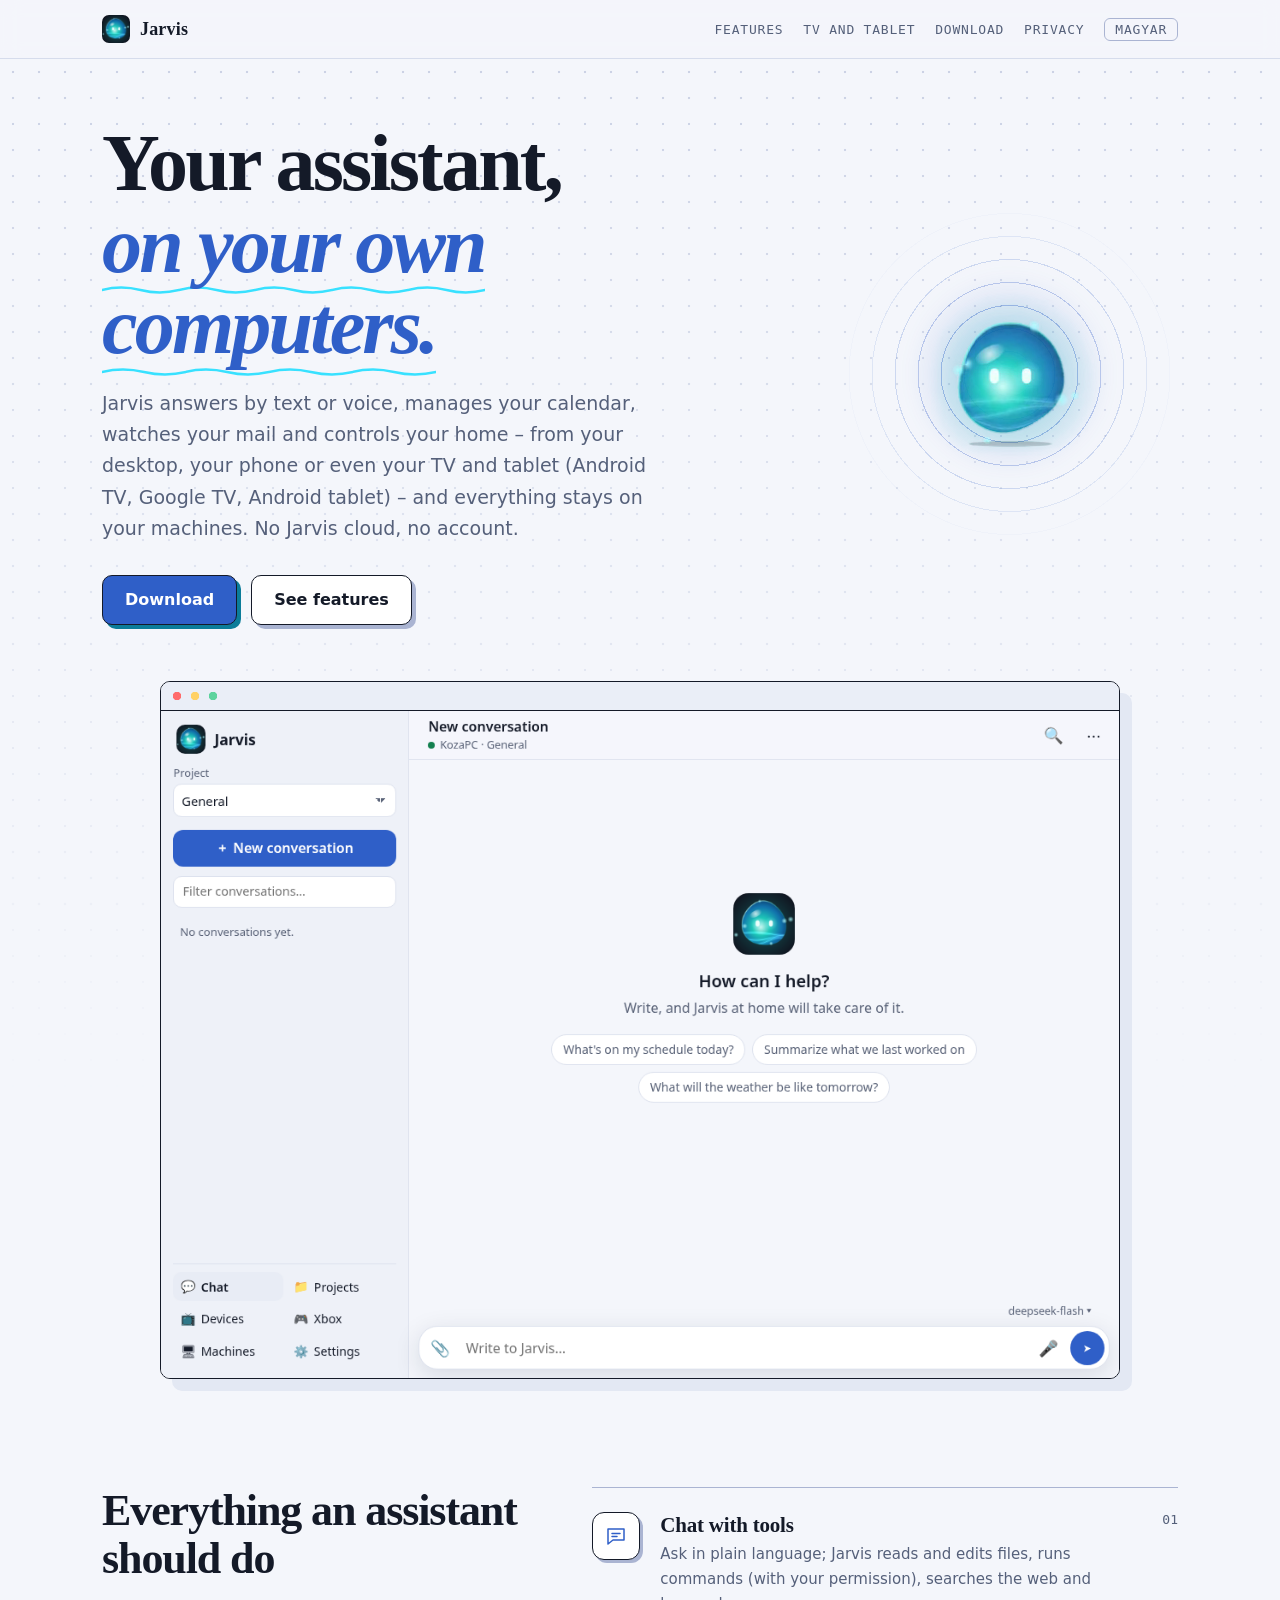
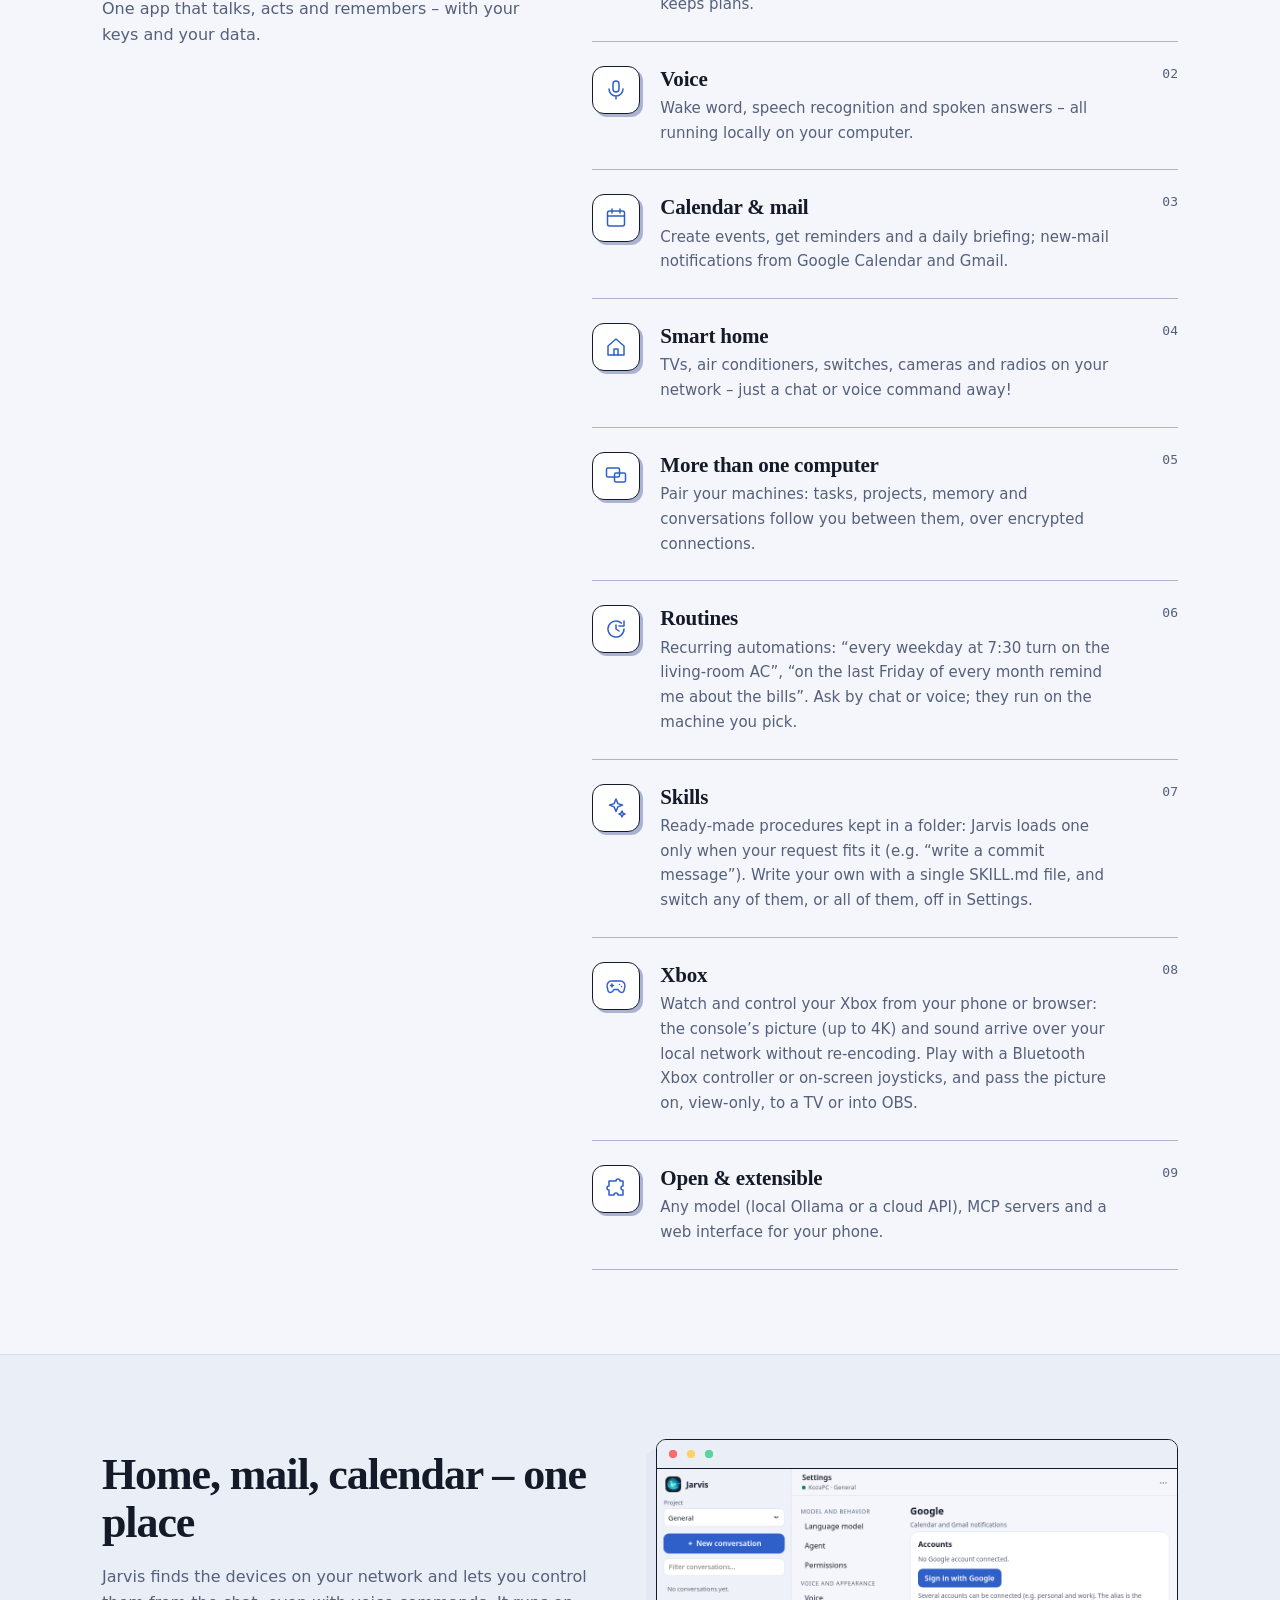
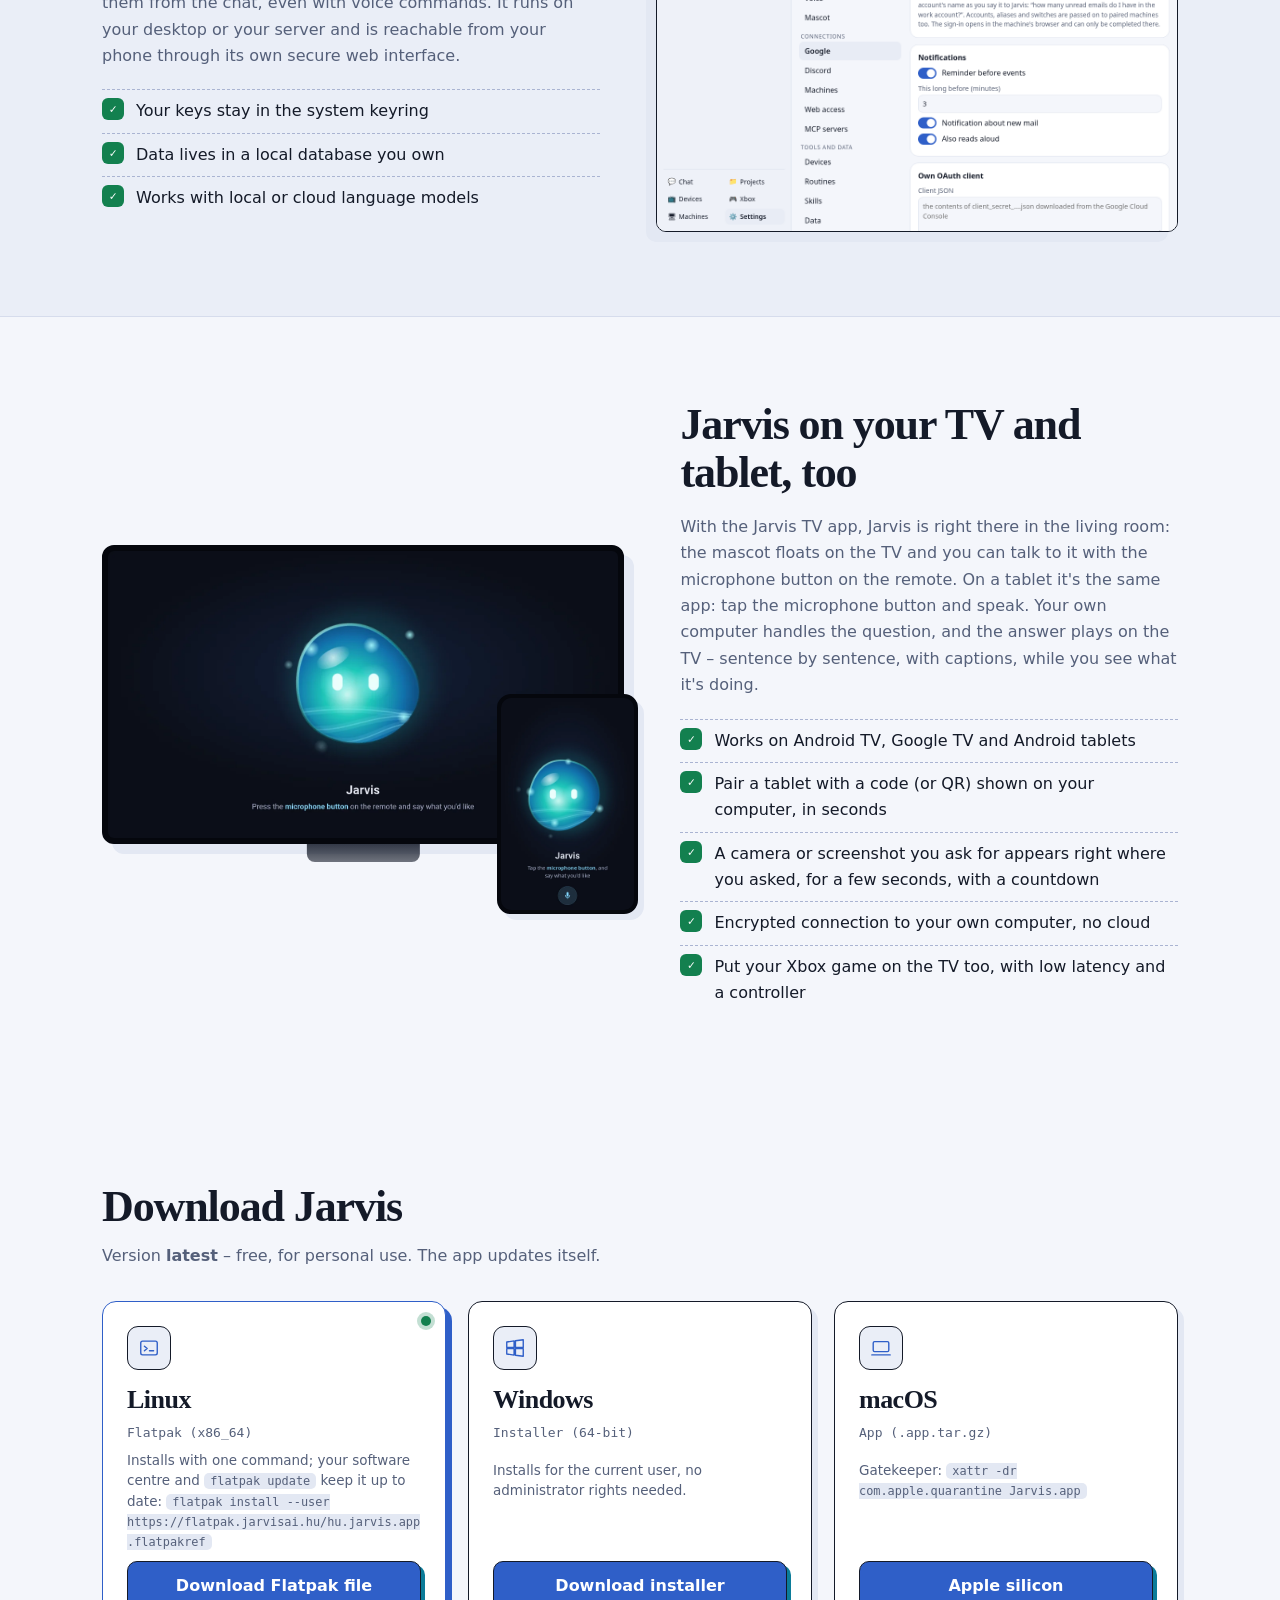
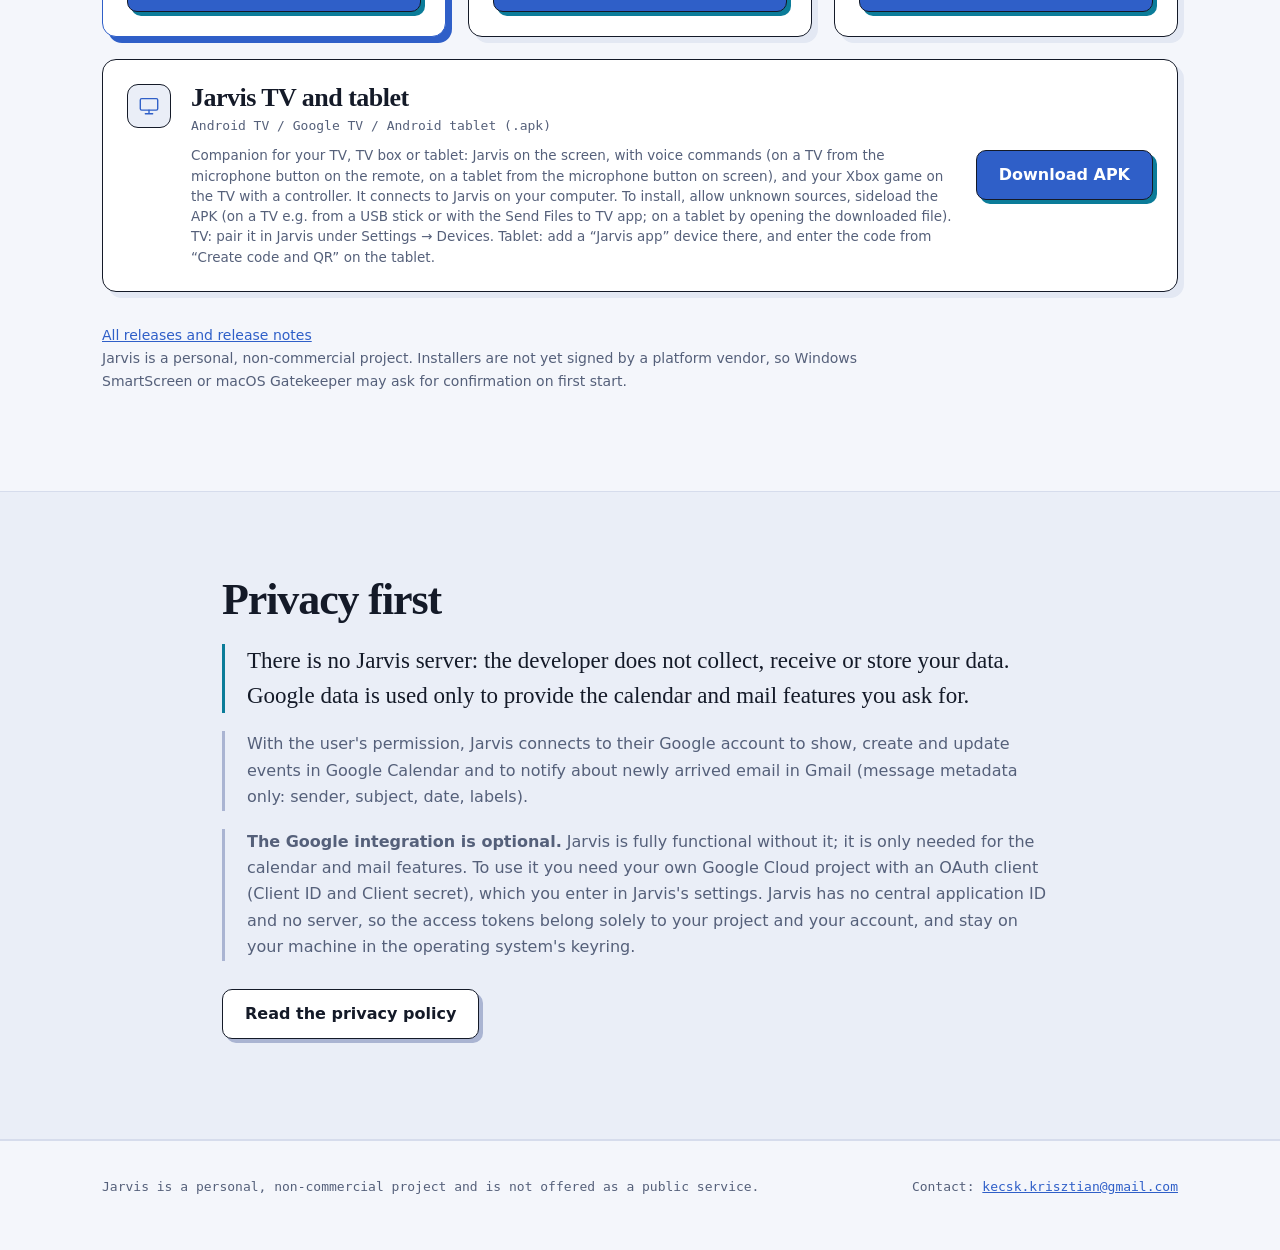
<file: index.html>
<!doctype html>
<html lang="hu" data-root="hu"><head><meta charset="utf-8"><meta name="viewport" content="width=device-width,initial-scale=1">
<title>Jarvis – a saját asztali asszisztensed</title>
<meta name="description" content="A Jarvis privát, saját gépen futó asztali asszisztens Linuxra, macOS-re és Windowsra, Android TV-s és Google TV-s tévéken, valamint Android táblagépen is: chat, hang, naptár, levelek és okosotthon – a te számítógépeiden.">
<meta property="og:title" content="Jarvis – a saját asztali asszisztensed"><meta property="og:description" content="A Jarvis privát, saját gépen futó asztali asszisztens Linuxra, macOS-re és Windowsra, Android TV-s és Google TV-s tévéken, valamint Android táblagépen is: chat, hang, naptár, levelek és okosotthon – a te számítógépeiden."><meta property="og:image" content="https://jarvisai.hu/img/mascot.png">
<link rel="alternate" hreflang="en" href="en/"><link rel="alternate" hreflang="hu" href="./"><script src="lang.js"></script><link rel="stylesheet" href="style.css?v=wave2"><link rel="icon" href="logo.png"></head>
<body>
<header class="top"><div class="wrap">
  <a class="brand" href="index.html"><img src="logo.png" alt="">Jarvis</a>
  <nav><a class="hide-s" href="#features">Funkciók</a><a class="hide-s" href="#tv">Tévé és tablet</a><a href="#download">Letöltés</a><a class="hide-s" href="privacy.html">Adatvédelem</a><a class="lang" data-lang="en" href="en/">English</a></nav>
</div></header>

<div class="hero"><div class="wrap">
  <div class="orb"><img class="mascot" src="img/mascot-idle.png" data-anim="img/mascot-idle" alt="" width="198" height="190"></div>
  <div class="hero-copy">
  <h1>Az asszisztensed,<br><span>a saját gépeiden.</span></h1>
  <p class="lead">A Jarvis szóban és írásban válaszol, intézi a naptáradat, figyeli a leveleidet és vezérli az otthonodat – asztali gépen, telefonról, sőt a tévéről és a tabletről is (Android TV, Google TV, Android tablet) –, ráadásul minden a Te gépeiden marad. Nincs Jarvis-felhő, nincs fiók.</p>
  <div class="cta"><a class="btn primary" href="#download">Letöltés</a><a class="btn" href="#features">Funkciók</a></div>
  </div>
  <div class="shot"><img class="dark-only" src="img/chat-dark.png" alt="A Jarvis chatablaka" width="1120" height="780"><img class="light-only" src="img/chat-light.png" alt="A Jarvis chatablaka" width="1120" height="780"></div>
</div></div>

<section id="features" class="feat"><div class="wrap">
  <h2>Minden, amit egy asszisztenstől vársz</h2><p class="sub">Egy app, ami beszél, cselekszik és emlékszik – a te kulcsaiddal és a te adataiddal.</p>
  <div class="grid">
<div class="card"><div class="ico"><svg class="gl" viewBox="0 0 24 24" aria-hidden="true"><path d="M4 5h16v11H9l-5 4z"/><path d="M8 9.5h8M8 12.5h5"/></svg></div><h3>Chat eszközökkel</h3><p>Kérdezz természetes nyelven; a Jarvis fájlokat olvas és szerkeszt, parancsokat futtat (engedéllyel), keres a weben és tervet vezet.</p></div>
<div class="card"><div class="ico"><svg class="gl" viewBox="0 0 24 24" aria-hidden="true"><rect x="9" y="3" width="6" height="11" rx="3"/><path d="M5 11a7 7 0 0 0 14 0M12 18v3"/></svg></div><h3>Hang</h3><p>Ébresztőszó, beszédfelismerés és felolvasás – mind helyben, a számítógépeden fut.</p></div>
<div class="card"><div class="ico"><svg class="gl" viewBox="0 0 24 24" aria-hidden="true"><rect x="3.5" y="5" width="17" height="15" rx="2"/><path d="M3.5 10h17M8 3v4M16 3v4"/></svg></div><h3>Naptár és levelek</h3><p>Események, emlékeztetők, napi összefoglaló; értesítés az új Gmail-levelekről a Google Naptárral együtt.</p></div>
<div class="card"><div class="ico"><svg class="gl" viewBox="0 0 24 24" aria-hidden="true"><path d="M4 11l8-7 8 7v9H4z"/><path d="M10 20v-6h4v6"/></svg></div><h3>Okosotthon</h3><p>A hálózatod tévéi, klímái, kapcsolói, kamerái és rádiói – egy chat- vagy hangutasításnyira!</p></div>
<div class="card"><div class="ico"><svg class="gl" viewBox="0 0 24 24" aria-hidden="true"><rect x="2.5" y="4" width="13" height="9" rx="1.5"/><rect x="10.5" y="9" width="11" height="9" rx="1.5"/></svg></div><h3>Több gép</h3><p>Párosítsd a gépeidet: a feladatok, projektek, memória és beszélgetések titkosított kapcsolaton követik az igényeidet.</p></div>
<div class="card"><div class="ico"><svg class="gl" viewBox="0 0 24 24" aria-hidden="true"><path d="M20 12a8 8 0 1 1-2.6-5.9"/><path d="M20 4v5h-5M12 8v4l3 2"/></svg></div><h3>Rutinok</h3><p>Ismétlődő automatizációk: „minden hétköznap 7:30-kor kapcsold be a nappali klímát”, „minden hónap utolsó péntekén szólj a számlákról”. Chatben vagy hangon kéred, a kijelölt gépen futnak.</p></div>
<div class="card"><div class="ico"><svg class="gl" viewBox="0 0 24 24" aria-hidden="true"><path d="M12 3l1.9 4.6L18.5 9l-4.6 1.9L12 15.5l-1.9-4.6L5.5 9l4.6-1.4z"/><path d="M18 15l.9 2.1L21 18l-2.1.9L18 21l-.9-2.1L15 18l2.1-.9z"/></svg></div><h3>Skillek</h3><p>Kész eljárásleírások egy mappában: a Jarvis csak akkor tölti be őket, ha a kérésedhez illenek (pl. „írj commit-üzenetet”). Saját skillt egy SKILL.md fájllal írhatsz, a Beállításokban bármelyiket egyenként vagy az egészet kikapcsolhatod.</p></div>
<div class="card"><div class="ico"><svg class="gl" viewBox="0 0 24 24" aria-hidden="true"><path d="M7.5 7h9a4.5 4.5 0 0 1 4.4 5.4l-.8 4a2.6 2.6 0 0 1-4.5 1.2L14 15.5h-4l-1.6 2.1a2.6 2.6 0 0 1-4.5-1.2l-.8-4A4.5 4.5 0 0 1 7.5 7z"/><path d="M8 10v3M6.5 11.5h3M15.5 10.5h.01M17.5 12.5h.01"/></svg></div><h3>Xbox</h3><p>Nézd és irányítsd az Xboxodat a telefonodról vagy a böngésződből, a konzol akár 4K-s képe és hangja újrakódolás nélkül érkezik a helyi hálózaton át. Bluetooth-os Xbox-kontrollerrel vagy a beépített joystickokkal játszhatsz, a streamet pedig továbbküldheted tévére vagy az OBS-be.</p></div>
<div class="card"><div class="ico"><svg class="gl" viewBox="0 0 24 24" aria-hidden="true"><path d="M9 4h3a2 2 0 1 1 4 0h3v5a2 2 0 1 0 0 4v5h-5a2 2 0 1 0-4 0H5v-5a2 2 0 1 1 0-4V4z"/></svg></div><h3>Nyitott és bővíthető</h3><p>Bármilyen modell (helyi Ollama vagy felhős API), MCP-szerverek és webes felület a telefonodra.</p></div>
  </div>
</div></section>

<section class="alt"><div class="wrap split">
  <div><h2>Otthon, levél, naptár – egy helyen</h2><p class="muted">A Jarvis megtalálja a hálózatod eszközeit és chatből vezérelheted őket akár a hangutasításaid segítségével. Az asztali gépeden vagy a szervereden fut, a telefonról pedig saját, biztonságos webes felületén érhető el.</p><ul class="checks"><li>A kulcsaid a rendszer kulcstartójában maradnak</li><li>Az adatok a saját helyi adatbázisodban vannak</li><li>Helyi és felhős nyelvi modellekkel is működik</li></ul></div>
  <div class="shot"><img class="dark-only" src="img/google-dark.png" alt="A Jarvis Google-beállításai: naptár-emlékeztetők és értesítés az új levelekről" loading="lazy"><img class="light-only" src="img/google-light.png" alt="A Jarvis Google-beállításai: naptár-emlékeztetők és értesítés az új levelekről" loading="lazy"></div>
</div></section>

<section id="tv"><div class="wrap split tv">
  <div class="shots"><div class="shot"><img src="img/tv-hu.webp" width="1280" height="720" alt="A Jarvis TV főképernyője: középen a figura, alatta: Nyomd meg a távirányító mikrofon-gombját, és mondd, mit szeretnél" loading="lazy"></div><div class="shot tablet"><img src="img/tablet-hu.webp" width="640" height="1020" alt="A Jarvis tableten: a figura, alatta: Koppints a mikrofon-gombra, és mondd, mit szeretnél, és a mikrofon-gomb" loading="lazy"></div></div>
  <div><h2>A Jarvis a tévén és a tableten is</h2><p class="muted">A Jarvis TV alkalmazással a Jarvis ott van a nappaliban: a figura a tévén lebeg, és a távirányító mikrofon-gombjával beszélgethetsz vele. Tableten ugyanez az app: koppintasz a mikrofon-gombra, és beszélsz. A kérdést a saját géped dolgozza fel, a válasz a tévén szól – mondatonként, felirattal, és közben látod, mit csinál épp.</p><ul class="checks"><li>Android TV-n, Google TV-n és Android tableten működik</li><li>Tabletet a gépen megjelenő kóddal (vagy QR-ral) párosítasz, pár másodperc alatt</li><li>A kért kamera- vagy képernyőkép ott jelenik meg, ahol kérted, pár másodpercig, visszaszámlálással</li><li>Titkosított kapcsolat a saját gépeddel, felhő nélkül</li><li>Az Xbox-játék is kitehető a tévére, alacsony késéssel, kontrollerrel</li></ul></div>
</div></section>

<section id="download"><div class="wrap">
  <h2>A Jarvis letöltése</h2><p class="sub">Verzió: <b data-version>legfrissebb</b> – ingyenes, személyes használatra. Az app magától frissül.</p>
  <div class="dl">
    <div class="card" data-os="linux">
      <div class="ico"><svg class="gl" viewBox="0 0 24 24" aria-hidden="true"><rect x="3" y="4.5" width="18" height="15" rx="2"/><path d="M7 10l3 2.5L7 15M12.5 15H17"/></svg></div><h3>Linux</h3><span class="muted">Flatpak (x86_64)</span>
      <small>Egy paranccsal telepíthető, a szoftverközpont és a <code>flatpak update</code> frissíti: <code>flatpak install --user https://flatpak.jarvisai.hu/hu.jarvis.app.flatpakref</code></small>
      <a class="btn primary" href="https://flatpak.jarvisai.hu/hu.jarvis.app.flatpakref">Flatpak-fájl letöltése</a>
    </div>
    <div class="card" data-os="windows">
      <div class="ico"><svg class="gl" viewBox="0 0 24 24" aria-hidden="true"><path d="M3 5.5l8-1.2v7.2H3zM12.5 4.1L21 3v8.5h-8.5zM3 12.5h8v7.2l-8-1.2zM12.5 12.5H21V21l-8.5-1.1z"/></svg></div><h3>Windows</h3><span class="muted">Telepítő (64 bites)</span>
      <small data-size></small>
      <small>A jelenlegi felhasználónak telepít, rendszergazdai jog nem kell.</small>
      <a class="btn primary" data-kind="windows" href="https://github.com/KriszKecskes/jarvis-app/releases/latest">Telepítő letöltése</a>
    </div>
    <div class="card" data-os="mac">
      <div class="ico"><svg class="gl" viewBox="0 0 24 24" aria-hidden="true"><rect x="3.5" y="5" width="17" height="11" rx="1.5"/><path d="M2 19.5h20"/></svg></div><h3>macOS</h3><span class="muted">App (.app.tar.gz)</span>
      <small data-size></small>
      <small>Gatekeeper: <code>xattr -dr com.apple.quarantine Jarvis.app</code></small>
      <a class="btn primary" data-kind="mac-arm" href="https://github.com/KriszKecskes/jarvis-app/releases/latest">Apple silicon</a>
    </div>
    <div class="card wide" data-os="android-tv">
      <div class="ico"><svg class="gl" viewBox="0 0 24 24" aria-hidden="true"><rect x="2.5" y="4" width="19" height="12.5" rx="1.5"/><path d="M8 20.5h8M12 16.5v4"/></svg></div><h3>Jarvis TV és tablet</h3><span class="muted">Android TV / Google TV / Android tablet (.apk)</span>
      <small data-size></small>
      <small>Kiegészítő a tévéhez, tévéboxhoz és tablethez: a Jarvis a képernyőn, hangutasítással (tévén a távirányító mikrofon-gombjáról, tableten a képernyő mikrofon-gombjával), és az Xbox-játék is kitehető a tévére kontrollerrel. A gépen futó Jarvishoz kapcsolódik. Telepítés: engedélyezd az ismeretlen forrást, tedd fel az APK-t (tévén pl. pendrive-ról vagy a Send Files to TV appal; tableten a letöltött fájl megnyitásával). Tévé: párosítsd a Jarvis Beállítások → Készülékek lapján. Tablet: vedd fel ott a „Jarvis-app” eszközt, és a „Kód és QR készítése” gomb kódját írd be a tableten.</small>
      <a class="btn primary" data-kind="android-tv" href="https://github.com/KriszKecskes/jarvis-app/releases/latest">APK letöltése</a>
    </div>
  </div>
  <p class="note"><a href="https://github.com/KriszKecskes/jarvis-app/releases">Minden kiadás és a változásnapló</a><br>A Jarvis személyes, nem kereskedelmi projekt. A telepítők még nincsenek platformgyártói aláírással ellátva, ezért a Windows SmartScreen vagy a macOS Gatekeeper az első indításkor megerősítést kérhet.</p>
</div></section>

<section class="alt priv"><div class="wrap">
  <h2>Az adatvédelem az első</h2><p class="muted" style="max-width:720px">Nincs Jarvis-szerver: a fejlesztő nem gyűjti, nem kapja és nem tárolja az adataidat. A Google-adatokat csak az általad kért naptár- és levélfunkciókhoz használja.</p>
  <p class="muted" style="max-width:720px">A felhasználó engedélyével a Jarvis a Google-fiókhoz kapcsolódik: a Google Naptár eseményeit mutatja, létrehozza és módosítja, a Gmailben pedig értesít az újonnan érkezett levelekről (csak metaadat: feladó, tárgy, dátum, címkék).</p>
  <p class="muted" style="max-width:720px"><b>A Google-integráció opcionális.</b> A Jarvis nélküle is teljes értékűen működik; a naptár- és levélfunkciókhoz van rá szükség. Használatához saját Google Cloud-projekt kell, benne egy OAuth-kliens (Client ID és Client secret), amelyet a Jarvis beállításaiban adsz meg. A Jarvisnak nincs központi alkalmazás-azonosítója és nincs szervere, ezért a hozzáférési tokenek kizárólag a te projektedhez és a te fiókodhoz tartoznak, és a gépeden, az operációs rendszer kulcstartójában maradnak.</p>
  <p><a class="btn" href="privacy.html">Az adatvédelmi szabályzat</a></p>
</div></section>

<footer><div class="wrap"><span>A Jarvis személyes, nem kereskedelmi projekt, nem nyilvános szolgáltatás.</span><span>Kapcsolat: <a href="mailto:kecsk.krisztian@gmail.com">kecsk.krisztian@gmail.com</a></span></div></footer>
<script src="app.js?v=tv2"></script>
</body></html>
</file>
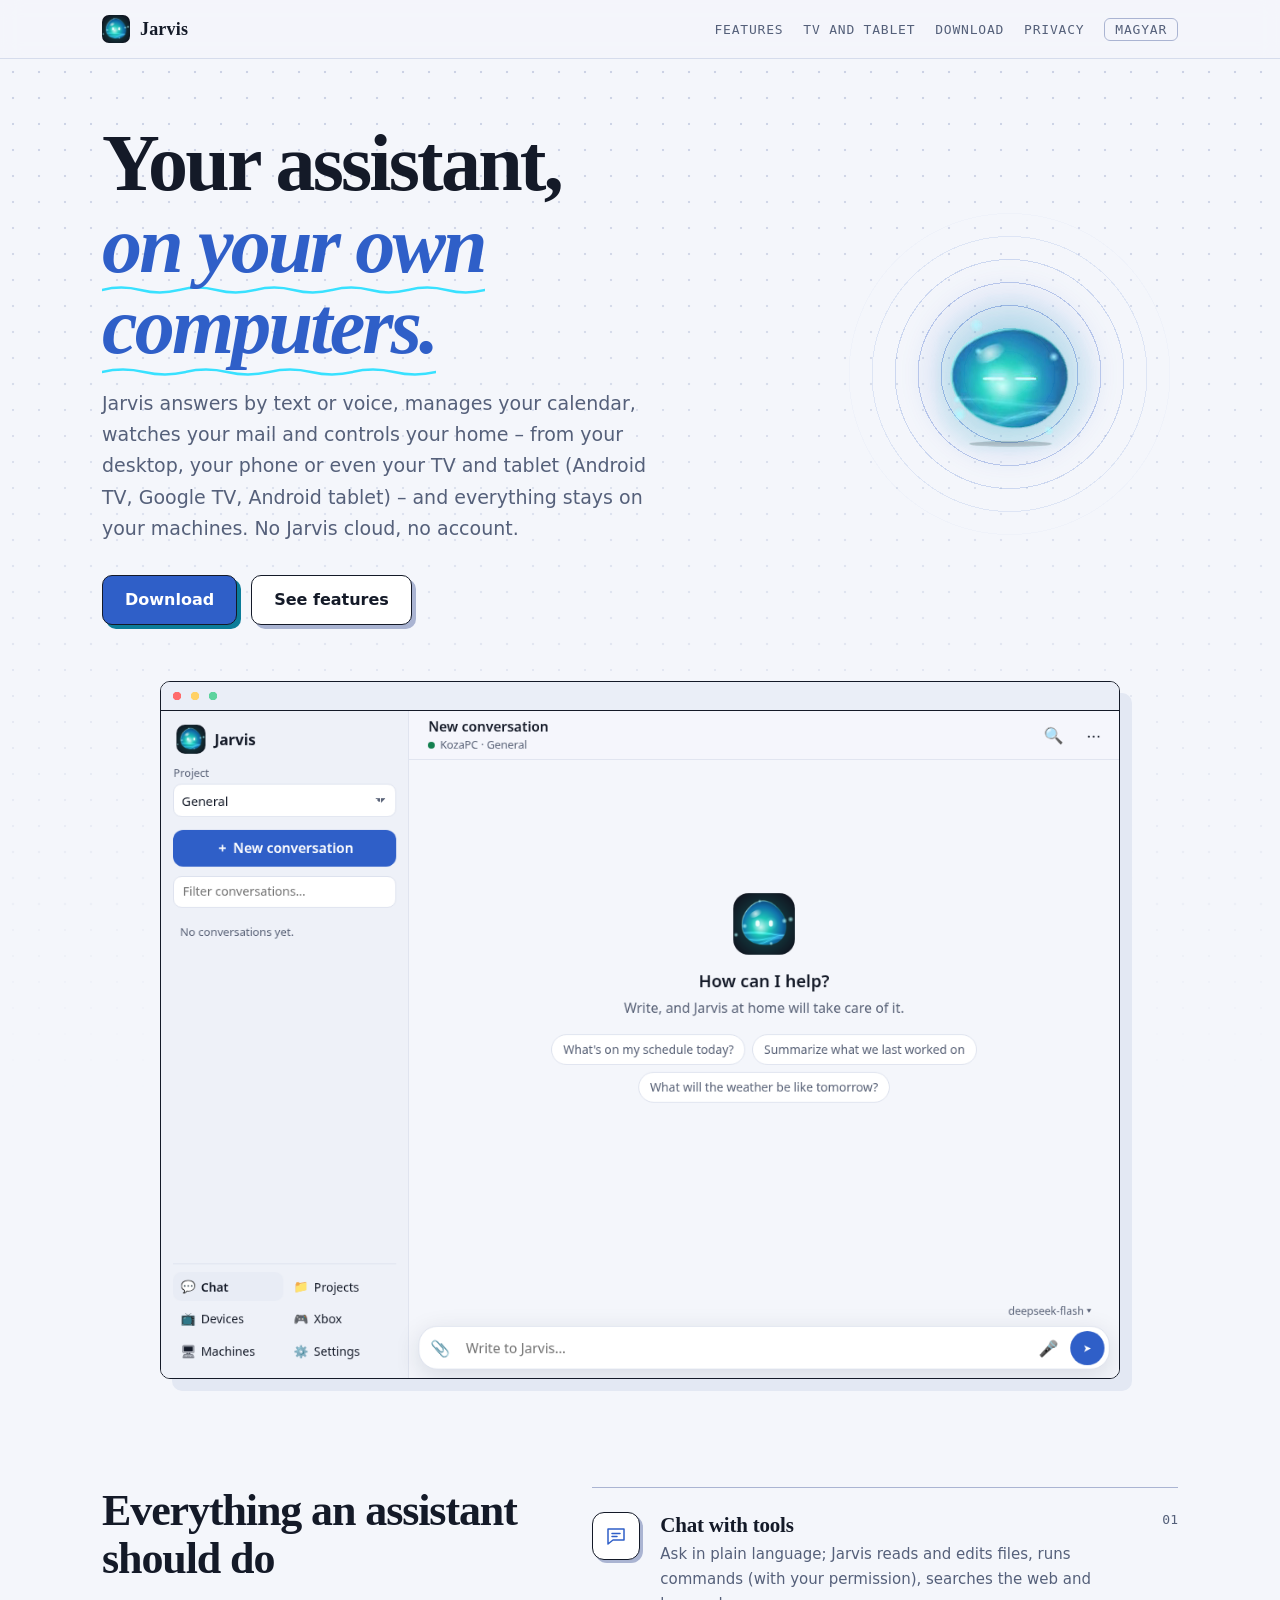
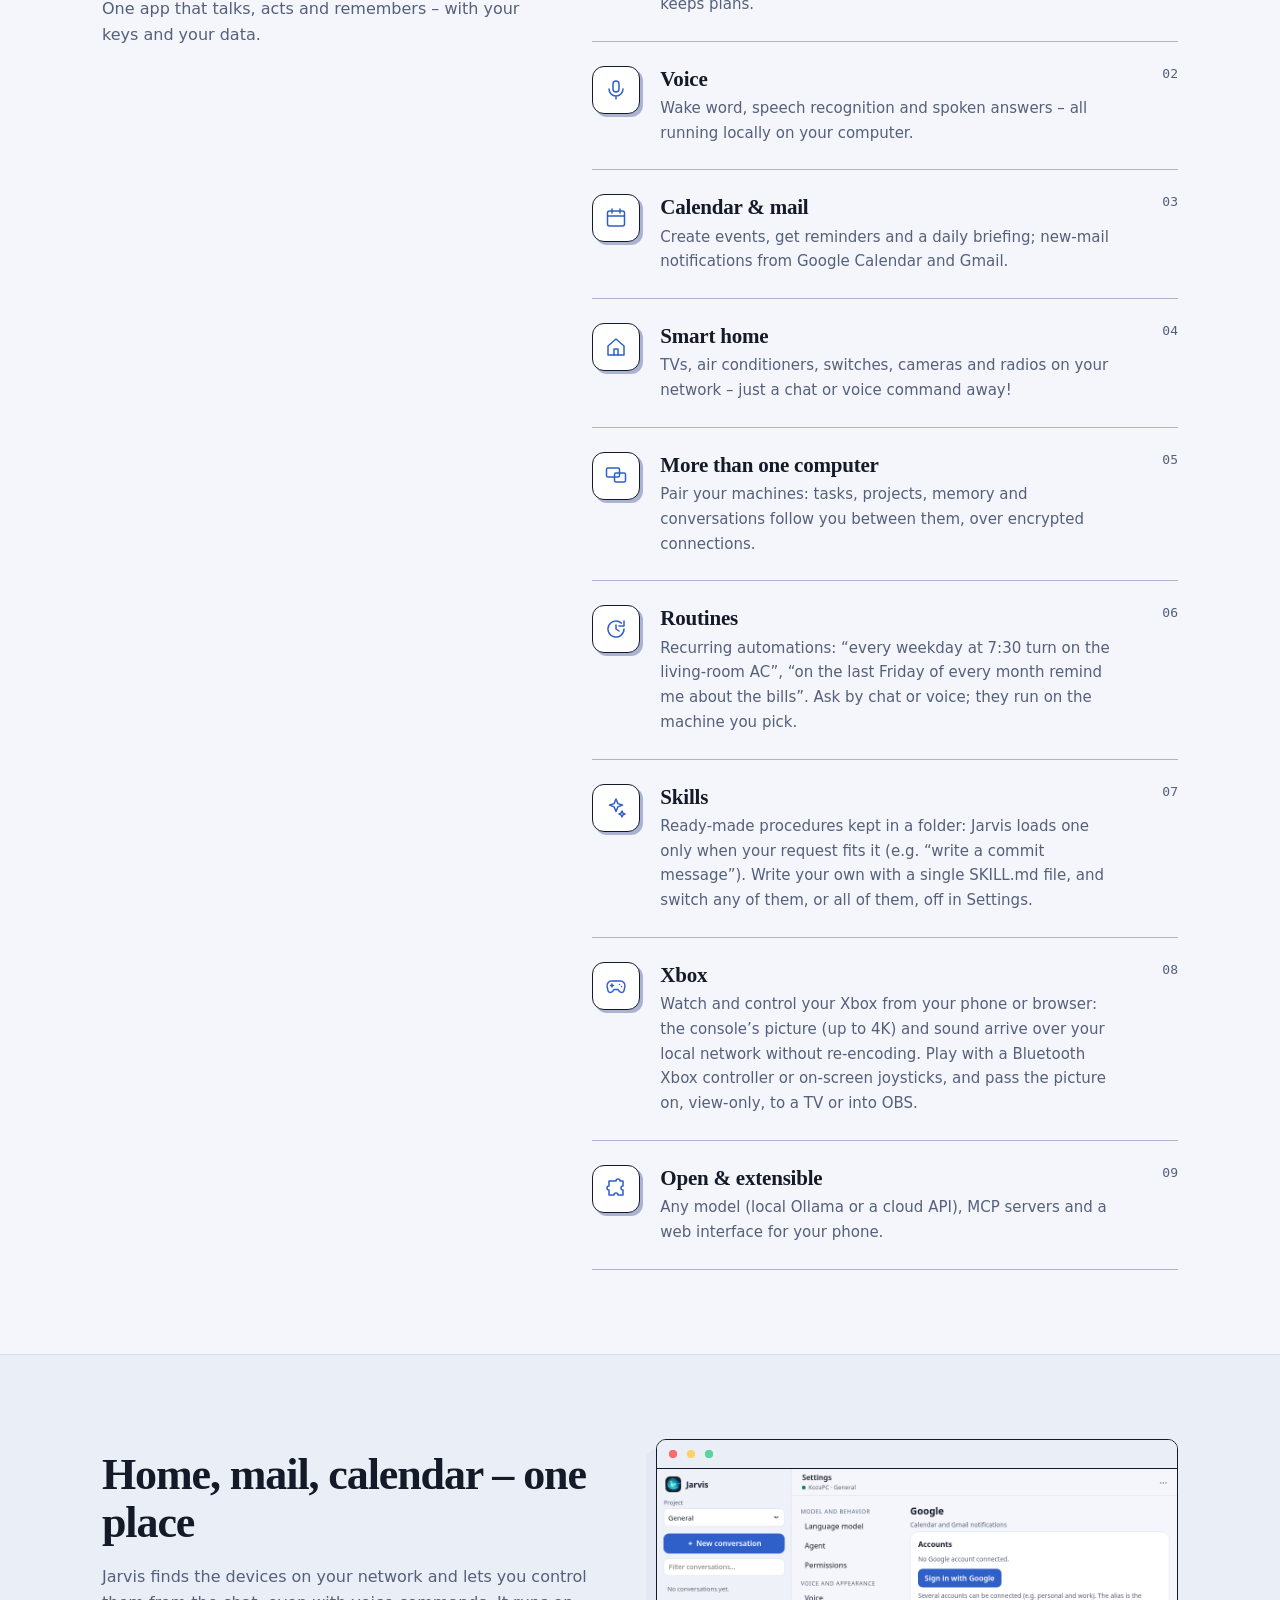
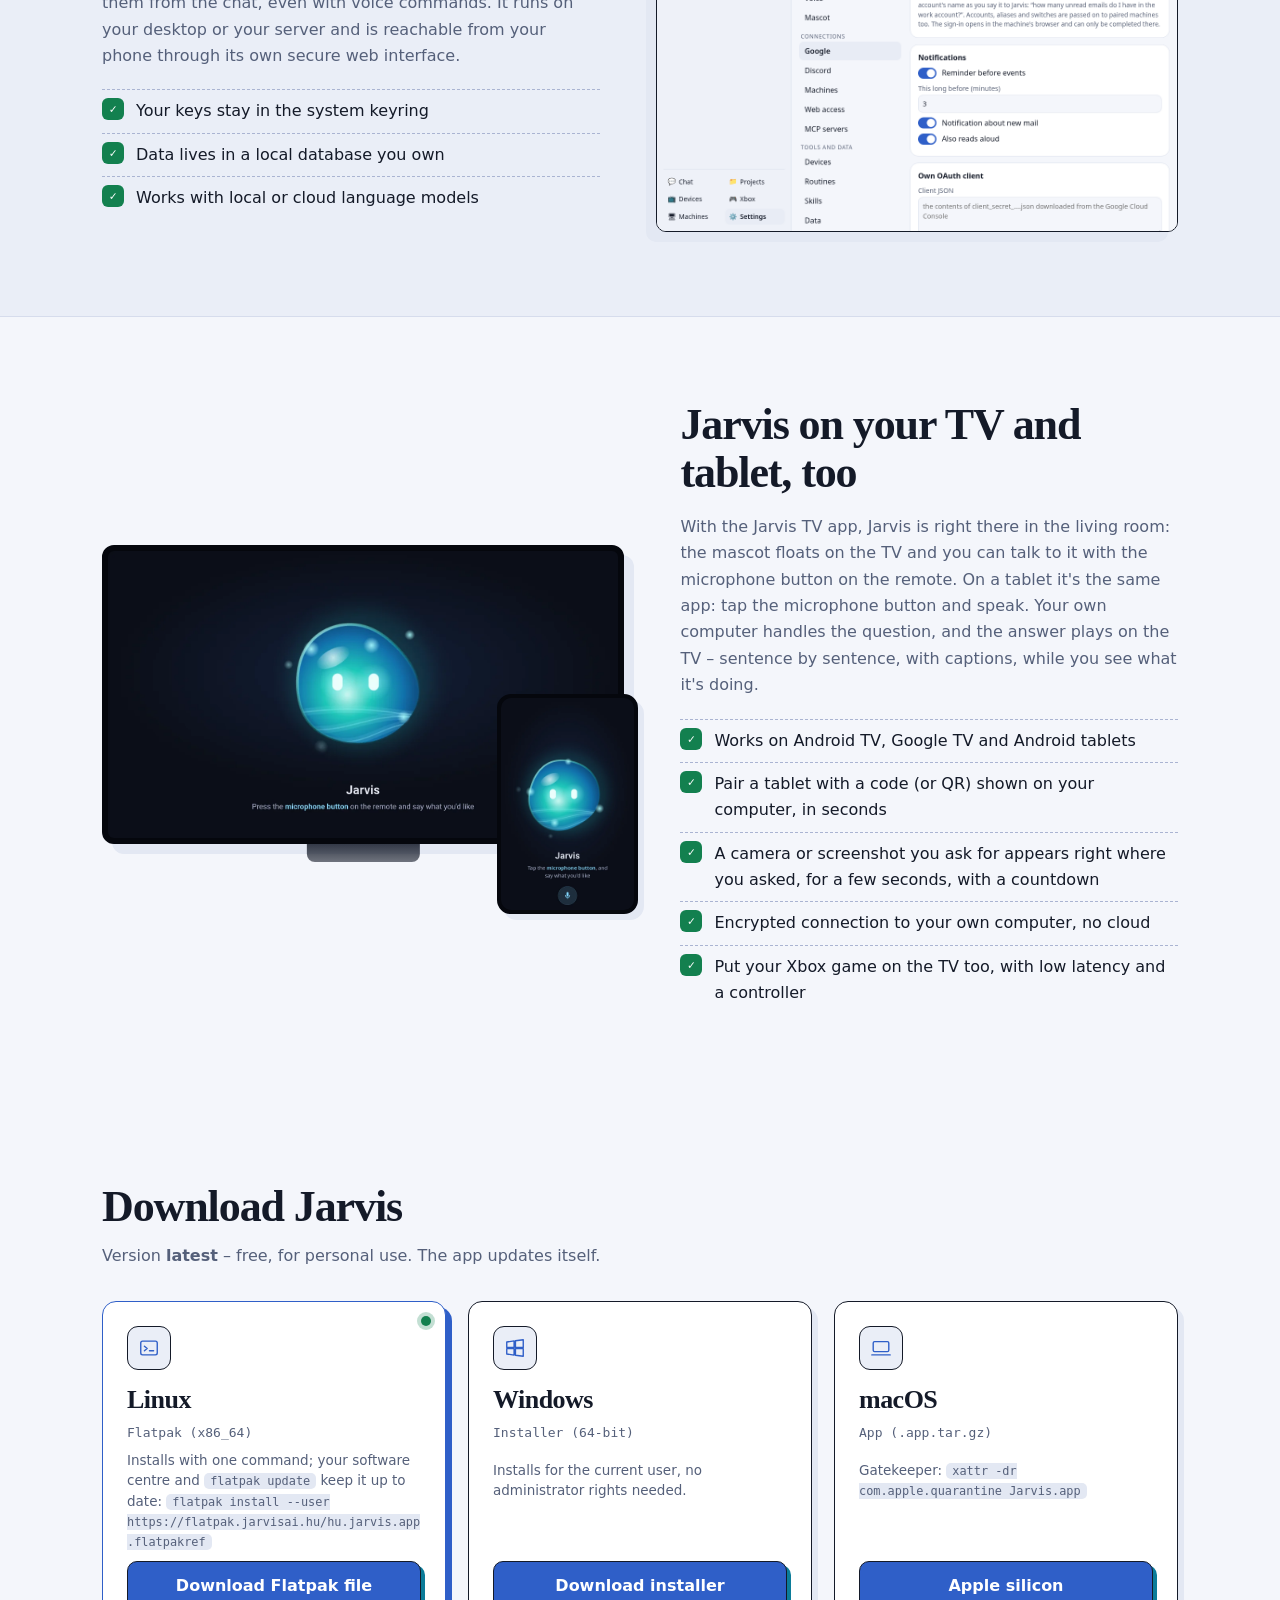
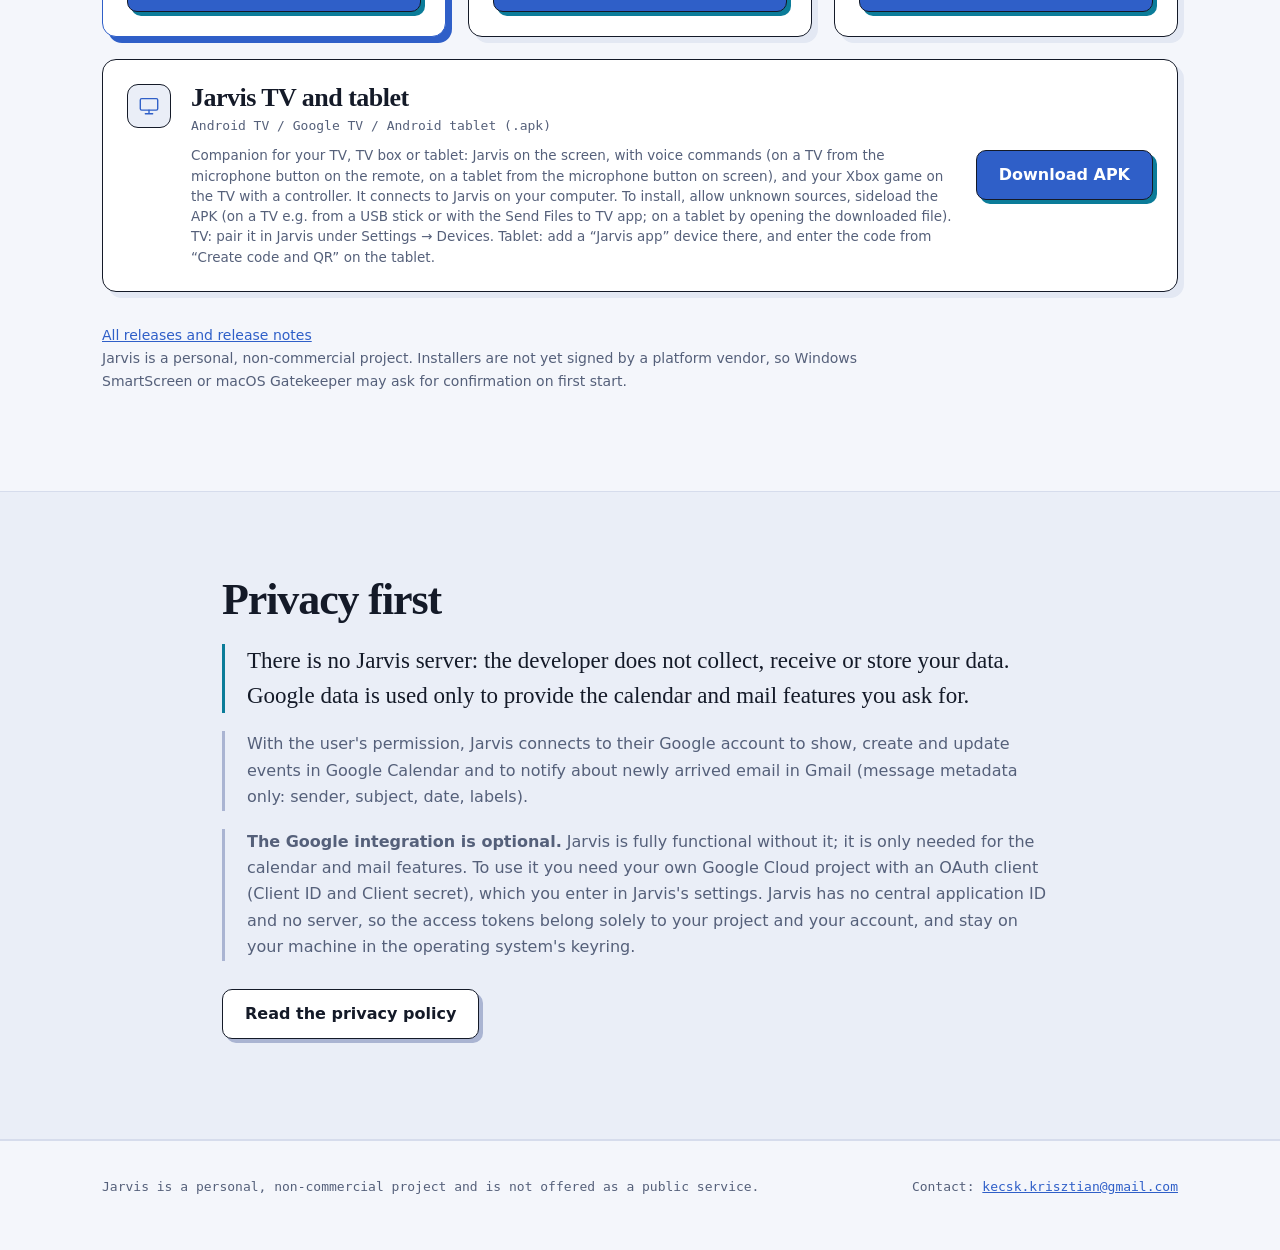
<file: en/index.html>
<!doctype html>
<html lang="en"><head><meta charset="utf-8"><meta name="viewport" content="width=device-width,initial-scale=1">
<title>Jarvis – your private desktop assistant</title>
<meta name="description" content="Jarvis is a private, self-hosted desktop assistant for Linux, macOS and Windows, with a companion for Android TV, Google TV and Android tablets: chat, voice, calendar, mail and your smart home – running on your own computers.">
<meta property="og:title" content="Jarvis – your private desktop assistant"><meta property="og:description" content="Jarvis is a private, self-hosted desktop assistant for Linux, macOS and Windows, with a companion for Android TV, Google TV and Android tablets: chat, voice, calendar, mail and your smart home – running on your own computers."><meta property="og:image" content="https://jarvisai.hu/img/mascot.png">
<link rel="alternate" hreflang="hu" href="../"><link rel="alternate" hreflang="en" href="./"><script src="../lang.js"></script><link rel="stylesheet" href="../style.css?v=wave2"><link rel="icon" href="../logo.png"></head>
<body>
<header class="top"><div class="wrap">
  <a class="brand" href="index.html"><img src="../logo.png" alt="">Jarvis</a>
  <nav><a class="hide-s" href="#features">Features</a><a class="hide-s" href="#tv">TV and tablet</a><a href="#download">Download</a><a class="hide-s" href="privacy.html">Privacy</a><a class="lang" data-lang="hu" href="../">Magyar</a></nav>
</div></header>

<div class="hero"><div class="wrap">
  <div class="orb"><img class="mascot" src="../img/mascot-idle.png" data-anim="../img/mascot-idle" alt="" width="198" height="190"></div>
  <div class="hero-copy">
  <h1>Your assistant,<br><span>on your own computers.</span></h1>
  <p class="lead">Jarvis answers by text or voice, manages your calendar, watches your mail and controls your home – from your desktop, your phone or even your TV and tablet (Android TV, Google TV, Android tablet) – and everything stays on your machines. No Jarvis cloud, no account.</p>
  <div class="cta"><a class="btn primary" href="#download">Download</a><a class="btn" href="#features">See features</a></div>
  </div>
  <div class="shot"><img class="dark-only" src="../img/chat-dark-en.png" alt="Jarvis chat window" width="1120" height="780"><img class="light-only" src="../img/chat-light-en.png" alt="Jarvis chat window" width="1120" height="780"></div>
</div></div>

<section id="features" class="feat"><div class="wrap">
  <h2>Everything an assistant should do</h2><p class="sub">One app that talks, acts and remembers – with your keys and your data.</p>
  <div class="grid">
<div class="card"><div class="ico"><svg class="gl" viewBox="0 0 24 24" aria-hidden="true"><path d="M4 5h16v11H9l-5 4z"/><path d="M8 9.5h8M8 12.5h5"/></svg></div><h3>Chat with tools</h3><p>Ask in plain language; Jarvis reads and edits files, runs commands (with your permission), searches the web and keeps plans.</p></div>
<div class="card"><div class="ico"><svg class="gl" viewBox="0 0 24 24" aria-hidden="true"><rect x="9" y="3" width="6" height="11" rx="3"/><path d="M5 11a7 7 0 0 0 14 0M12 18v3"/></svg></div><h3>Voice</h3><p>Wake word, speech recognition and spoken answers – all running locally on your computer.</p></div>
<div class="card"><div class="ico"><svg class="gl" viewBox="0 0 24 24" aria-hidden="true"><rect x="3.5" y="5" width="17" height="15" rx="2"/><path d="M3.5 10h17M8 3v4M16 3v4"/></svg></div><h3>Calendar & mail</h3><p>Create events, get reminders and a daily briefing; new-mail notifications from Google Calendar and Gmail.</p></div>
<div class="card"><div class="ico"><svg class="gl" viewBox="0 0 24 24" aria-hidden="true"><path d="M4 11l8-7 8 7v9H4z"/><path d="M10 20v-6h4v6"/></svg></div><h3>Smart home</h3><p>TVs, air conditioners, switches, cameras and radios on your network – just a chat or voice command away!</p></div>
<div class="card"><div class="ico"><svg class="gl" viewBox="0 0 24 24" aria-hidden="true"><rect x="2.5" y="4" width="13" height="9" rx="1.5"/><rect x="10.5" y="9" width="11" height="9" rx="1.5"/></svg></div><h3>More than one computer</h3><p>Pair your machines: tasks, projects, memory and conversations follow you between them, over encrypted connections.</p></div>
<div class="card"><div class="ico"><svg class="gl" viewBox="0 0 24 24" aria-hidden="true"><path d="M20 12a8 8 0 1 1-2.6-5.9"/><path d="M20 4v5h-5M12 8v4l3 2"/></svg></div><h3>Routines</h3><p>Recurring automations: “every weekday at 7:30 turn on the living-room AC”, “on the last Friday of every month remind me about the bills”. Ask by chat or voice; they run on the machine you pick.</p></div>
<div class="card"><div class="ico"><svg class="gl" viewBox="0 0 24 24" aria-hidden="true"><path d="M12 3l1.9 4.6L18.5 9l-4.6 1.9L12 15.5l-1.9-4.6L5.5 9l4.6-1.4z"/><path d="M18 15l.9 2.1L21 18l-2.1.9L18 21l-.9-2.1L15 18l2.1-.9z"/></svg></div><h3>Skills</h3><p>Ready-made procedures kept in a folder: Jarvis loads one only when your request fits it (e.g. “write a commit message”). Write your own with a single SKILL.md file, and switch any of them, or all of them, off in Settings.</p></div>
<div class="card"><div class="ico"><svg class="gl" viewBox="0 0 24 24" aria-hidden="true"><path d="M7.5 7h9a4.5 4.5 0 0 1 4.4 5.4l-.8 4a2.6 2.6 0 0 1-4.5 1.2L14 15.5h-4l-1.6 2.1a2.6 2.6 0 0 1-4.5-1.2l-.8-4A4.5 4.5 0 0 1 7.5 7z"/><path d="M8 10v3M6.5 11.5h3M15.5 10.5h.01M17.5 12.5h.01"/></svg></div><h3>Xbox</h3><p>Watch and control your Xbox from your phone or browser: the console’s picture (up to 4K) and sound arrive over your local network without re-encoding. Play with a Bluetooth Xbox controller or on-screen joysticks, and pass the picture on, view-only, to a TV or into OBS.</p></div>
<div class="card"><div class="ico"><svg class="gl" viewBox="0 0 24 24" aria-hidden="true"><path d="M9 4h3a2 2 0 1 1 4 0h3v5a2 2 0 1 0 0 4v5h-5a2 2 0 1 0-4 0H5v-5a2 2 0 1 1 0-4V4z"/></svg></div><h3>Open & extensible</h3><p>Any model (local Ollama or a cloud API), MCP servers and a web interface for your phone.</p></div>
  </div>
</div></section>

<section class="alt"><div class="wrap split">
  <div><h2>Home, mail, calendar – one place</h2><p class="muted">Jarvis finds the devices on your network and lets you control them from the chat, even with voice commands. It runs on your desktop or your server and is reachable from your phone through its own secure web interface.</p><ul class="checks"><li>Your keys stay in the system keyring</li><li>Data lives in a local database you own</li><li>Works with local or cloud language models</li></ul></div>
  <div class="shot"><img class="dark-only" src="../img/google-dark-en.png" alt="Jarvis Google settings: calendar reminders and new-mail notifications" loading="lazy"><img class="light-only" src="../img/google-light-en.png" alt="Jarvis Google settings: calendar reminders and new-mail notifications" loading="lazy"></div>
</div></section>

<section id="tv"><div class="wrap split tv">
  <div class="shots"><div class="shot"><img src="../img/tv-en.webp" width="1280" height="720" alt="The Jarvis TV home screen: the mascot in the middle, below it: Press the microphone button on the remote and say what you'd like" loading="lazy"></div><div class="shot tablet"><img src="../img/tablet-en.webp" width="640" height="1020" alt="Jarvis on a tablet: the mascot, below it: Tap the microphone button and say what you'd like, and the microphone button" loading="lazy"></div></div>
  <div><h2>Jarvis on your TV and tablet, too</h2><p class="muted">With the Jarvis TV app, Jarvis is right there in the living room: the mascot floats on the TV and you can talk to it with the microphone button on the remote. On a tablet it's the same app: tap the microphone button and speak. Your own computer handles the question, and the answer plays on the TV – sentence by sentence, with captions, while you see what it's doing.</p><ul class="checks"><li>Works on Android TV, Google TV and Android tablets</li><li>Pair a tablet with a code (or QR) shown on your computer, in seconds</li><li>A camera or screenshot you ask for appears right where you asked, for a few seconds, with a countdown</li><li>Encrypted connection to your own computer, no cloud</li><li>Put your Xbox game on the TV too, with low latency and a controller</li></ul></div>
</div></section>

<section id="download"><div class="wrap">
  <h2>Download Jarvis</h2><p class="sub">Version <b data-version>latest</b> – free, for personal use. The app updates itself.</p>
  <div class="dl">
    <div class="card" data-os="linux">
      <div class="ico"><svg class="gl" viewBox="0 0 24 24" aria-hidden="true"><rect x="3" y="4.5" width="18" height="15" rx="2"/><path d="M7 10l3 2.5L7 15M12.5 15H17"/></svg></div><h3>Linux</h3><span class="muted">Flatpak (x86_64)</span>
      <small>Installs with one command; your software centre and <code>flatpak update</code> keep it up to date: <code>flatpak install --user https://flatpak.jarvisai.hu/hu.jarvis.app.flatpakref</code></small>
      <a class="btn primary" href="https://flatpak.jarvisai.hu/hu.jarvis.app.flatpakref">Download Flatpak file</a>
    </div>
    <div class="card" data-os="windows">
      <div class="ico"><svg class="gl" viewBox="0 0 24 24" aria-hidden="true"><path d="M3 5.5l8-1.2v7.2H3zM12.5 4.1L21 3v8.5h-8.5zM3 12.5h8v7.2l-8-1.2zM12.5 12.5H21V21l-8.5-1.1z"/></svg></div><h3>Windows</h3><span class="muted">Installer (64-bit)</span>
      <small data-size></small>
      <small>Installs for the current user, no administrator rights needed.</small>
      <a class="btn primary" data-kind="windows" href="https://github.com/KriszKecskes/jarvis-app/releases/latest">Download installer</a>
    </div>
    <div class="card" data-os="mac">
      <div class="ico"><svg class="gl" viewBox="0 0 24 24" aria-hidden="true"><rect x="3.5" y="5" width="17" height="11" rx="1.5"/><path d="M2 19.5h20"/></svg></div><h3>macOS</h3><span class="muted">App (.app.tar.gz)</span>
      <small data-size></small>
      <small>Gatekeeper: <code>xattr -dr com.apple.quarantine Jarvis.app</code></small>
      <a class="btn primary" data-kind="mac-arm" href="https://github.com/KriszKecskes/jarvis-app/releases/latest">Apple silicon</a>
    </div>
    <div class="card wide" data-os="android-tv">
      <div class="ico"><svg class="gl" viewBox="0 0 24 24" aria-hidden="true"><rect x="2.5" y="4" width="19" height="12.5" rx="1.5"/><path d="M8 20.5h8M12 16.5v4"/></svg></div><h3>Jarvis TV and tablet</h3><span class="muted">Android TV / Google TV / Android tablet (.apk)</span>
      <small data-size></small>
      <small>Companion for your TV, TV box or tablet: Jarvis on the screen, with voice commands (on a TV from the microphone button on the remote, on a tablet from the microphone button on screen), and your Xbox game on the TV with a controller. It connects to Jarvis on your computer. To install, allow unknown sources, sideload the APK (on a TV e.g. from a USB stick or with the Send Files to TV app; on a tablet by opening the downloaded file). TV: pair it in Jarvis under Settings → Devices. Tablet: add a “Jarvis app” device there, and enter the code from “Create code and QR” on the tablet.</small>
      <a class="btn primary" data-kind="android-tv" href="https://github.com/KriszKecskes/jarvis-app/releases/latest">Download APK</a>
    </div>
  </div>
  <p class="note"><a href="https://github.com/KriszKecskes/jarvis-app/releases">All releases and release notes</a><br>Jarvis is a personal, non-commercial project. Installers are not yet signed by a platform vendor, so Windows SmartScreen or macOS Gatekeeper may ask for confirmation on first start.</p>
</div></section>

<section class="alt priv"><div class="wrap">
  <h2>Privacy first</h2><p class="muted" style="max-width:720px">There is no Jarvis server: the developer does not collect, receive or store your data. Google data is used only to provide the calendar and mail features you ask for.</p>
  <p class="muted" style="max-width:720px">With the user's permission, Jarvis connects to their Google account to show, create and update events in Google Calendar and to notify about newly arrived email in Gmail (message metadata only: sender, subject, date, labels).</p>
  <p class="muted" style="max-width:720px"><b>The Google integration is optional.</b> Jarvis is fully functional without it; it is only needed for the calendar and mail features. To use it you need your own Google Cloud project with an OAuth client (Client ID and Client secret), which you enter in Jarvis's settings. Jarvis has no central application ID and no server, so the access tokens belong solely to your project and your account, and stay on your machine in the operating system's keyring.</p>
  <p><a class="btn" href="privacy.html">Read the privacy policy</a></p>
</div></section>

<footer><div class="wrap"><span>Jarvis is a personal, non-commercial project and is not offered as a public service.</span><span>Contact: <a href="mailto:kecsk.krisztian@gmail.com">kecsk.krisztian@gmail.com</a></span></div></footer>
<script src="../app.js?v=tv2"></script>
</body></html>
</file>
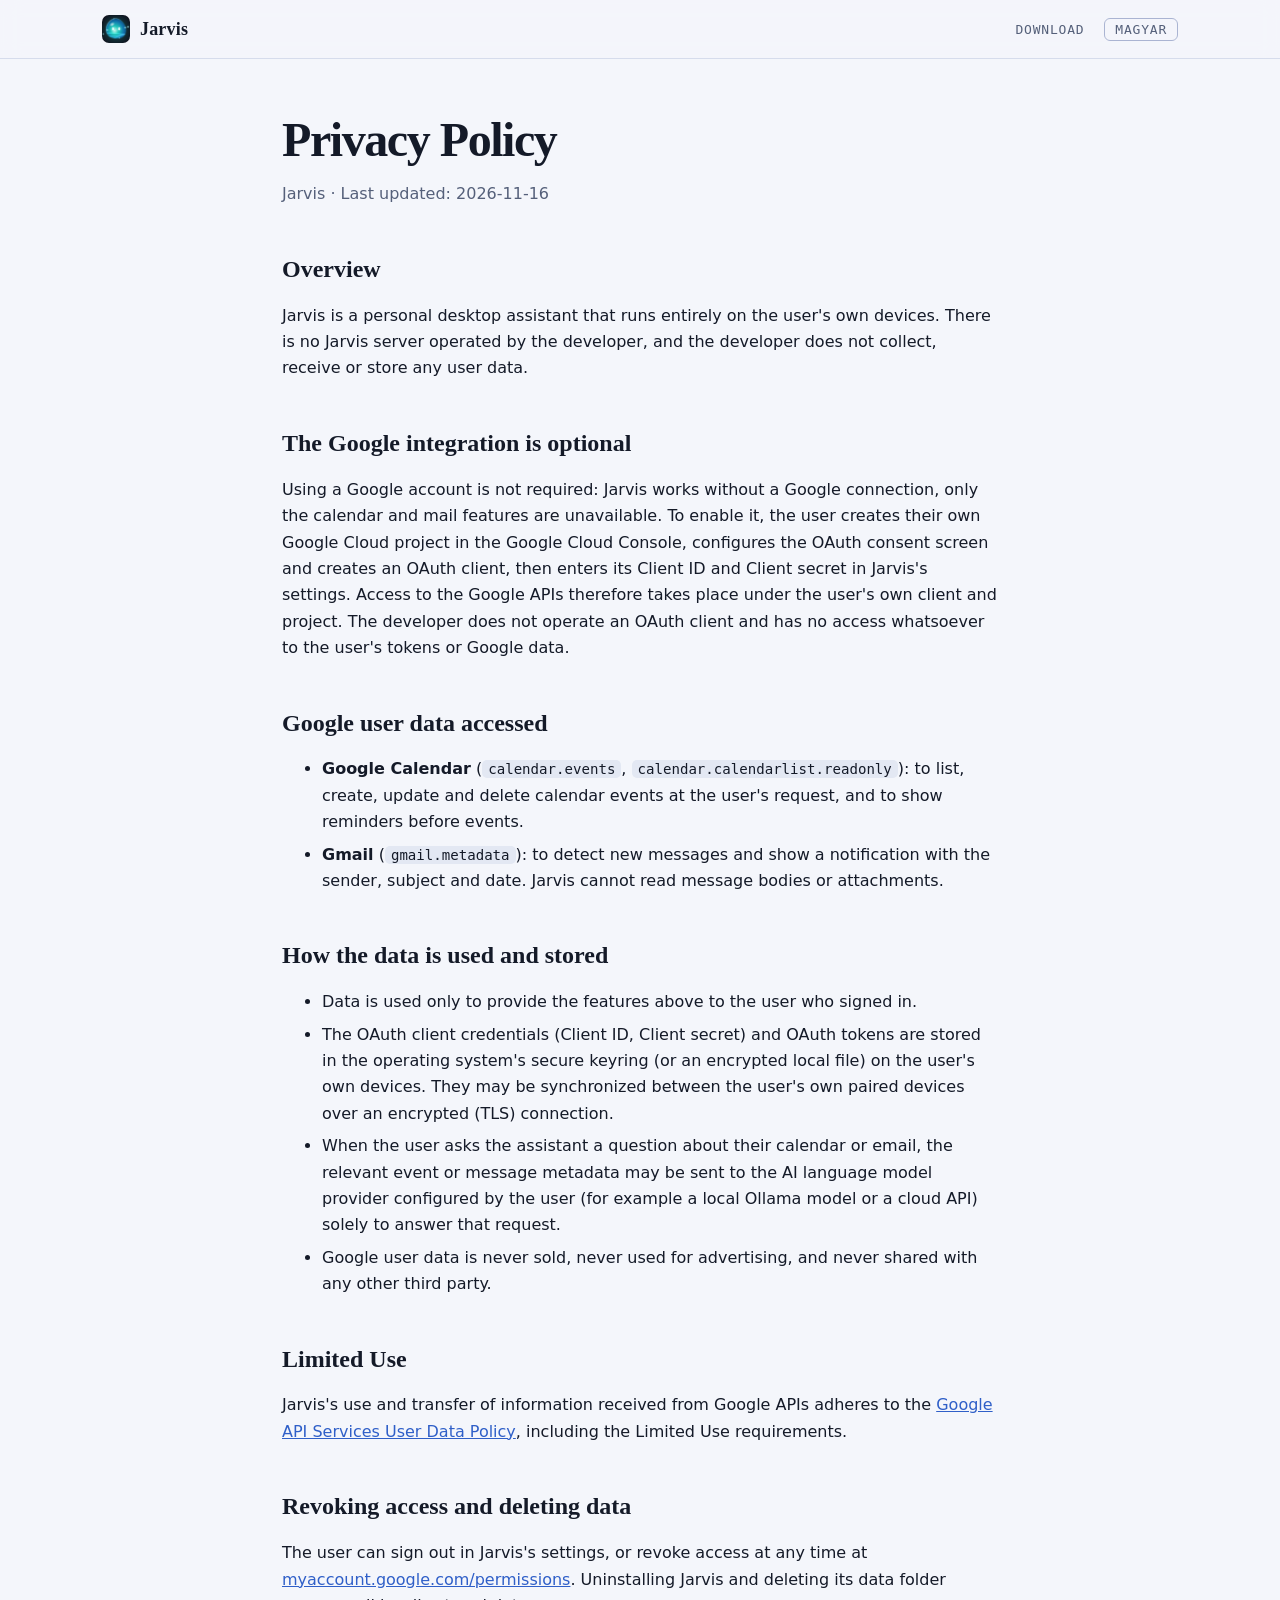
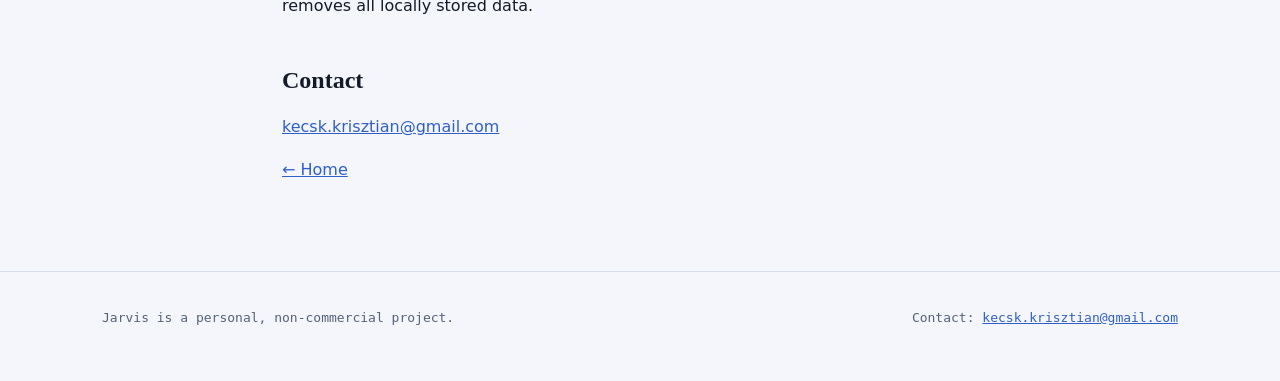
<file: privacy.html>
<!doctype html>
<html lang="hu" data-root="hu"><head><meta charset="utf-8"><meta name="viewport" content="width=device-width,initial-scale=1">
<title>Jarvis adatvédelmi szabályzat</title>
<link rel="alternate" hreflang="en" href="en/privacy.html">
<script src="lang.js"></script><link rel="stylesheet" href="style.css?v=wave2"><link rel="icon" href="logo.png"></head>
<body>
<header class="top"><div class="wrap">
  <a class="brand" href="index.html"><img src="logo.png" alt="">Jarvis</a>
  <nav><a href="index.html#download">Letöltés</a><a class="lang" data-lang="en" href="en/privacy.html">English</a></nav>
</div></header>
<main class="doc">
<h1>Adatvédelmi szabályzat</h1><p class="muted">Jarvis · Utolsó frissítés: 2026-11-16</p>

<h2>Áttekintés</h2>
<p>A Jarvis személyes asztali asszisztens, amely teljes egészében a felhasználó saját eszközein fut. A fejlesztő nem
üzemeltet Jarvis-szervert, és nem gyűjt, nem kap és nem tárol felhasználói adatokat.</p>

<h2>A Google-integráció opcionális</h2>
<p>A Google-fiók használata nem kötelező: a Jarvis a Google-kapcsolat nélkül is működik, csak a naptár- és
levélfunkciók maradnak el. A bekapcsolásához a felhasználónak saját Google Cloud-projektet kell létrehoznia a
Google Cloud Console-ban, beállítania az OAuth-hozzájárulási képernyőt, és létrehoznia egy OAuth-klienst; ennek
Client ID-ját és Client secretjét a Jarvis beállításaiban adja meg. A Google API-hozzáférés így a felhasználó saját
kliense és projektje alatt történik. A fejlesztő nem üzemeltet OAuth-klienst, és semmilyen módon nem fér hozzá a
felhasználó tokenjeihez vagy Google-adataihoz.</p>

<h2>Elért Google-felhasználói adatok</h2>
<ul>
<li><b>Google Naptár</b> (<code>calendar.events</code>, <code>calendar.calendarlist.readonly</code>): a naptáresemények
listázása, létrehozása, módosítása és törlése a felhasználó kérésére, valamint az események előtti emlékeztetők
megjelenítése.</li>
<li><b>Gmail</b> (<code>gmail.metadata</code>): az új levelek észlelése, és értesítés a feladóval, a tárggyal és a
dátummal. A Jarvis nem tudja elolvasni a levelek törzsét és a mellékleteket.</li>
</ul>

<h2>Az adatok felhasználása és tárolása</h2>
<ul>
<li>Az adatokat csak a fenti funkciókhoz használja, a bejelentkezett felhasználó számára.</li>
<li>Az OAuth-kliens adatai (Client ID, Client secret) és az OAuth-tokenek az operációs rendszer biztonságos kulcstartójában (vagy egy titkosított helyi fájlban) vannak a
felhasználó saját eszközein. A felhasználó saját, párosított eszközei között titkosított (TLS) kapcsolaton át
szinkronizálódhatnak.</li>
<li>Ha a felhasználó a naptáráról vagy a leveleiről kérdez az asszisztenstől, az érintett esemény- vagy levél-metaadat
elküldhető a felhasználó által beállított nyelvimodell-szolgáltatónak (például helyi Ollama modellnek vagy felhős
API-nak), kizárólag a kérés megválaszolásához.</li>
<li>A Google-felhasználói adatokat soha nem adjuk el, nem használjuk hirdetésre, és nem osztjuk meg más harmadik féllel.</li>
</ul>

<h2>Korlátozott felhasználás (Limited Use)</h2>
<p>A Jarvis a Google API-kból kapott információk felhasználásában és átadásában megfelel a
<a href="https://developers.google.com/terms/api-services-user-data-policy">Google API Services User Data Policy</a>
előírásainak, beleértve a Limited Use követelményeket.</p>

<h2>A hozzáférés visszavonása és az adatok törlése</h2>
<p>A felhasználó kijelentkezhet a Jarvis beállításaiban, vagy bármikor visszavonhatja a hozzáférést a
<a href="https://myaccount.google.com/permissions">myaccount.google.com/permissions</a> oldalon. A Jarvis
eltávolítása és az adatmappa törlése minden helyben tárolt adatot töröl.</p>

<h2>Kapcsolat</h2>
<p><a href="mailto:kecsk.krisztian@gmail.com">kecsk.krisztian@gmail.com</a></p>
<p><a href="index.html">← Kezdőlap</a></p>
</main>
<footer><div class="wrap"><span>A Jarvis személyes, nem kereskedelmi projekt.</span><span>Kapcsolat: <a href="mailto:kecsk.krisztian@gmail.com">kecsk.krisztian@gmail.com</a></span></div></footer>
</body></html>
</file>
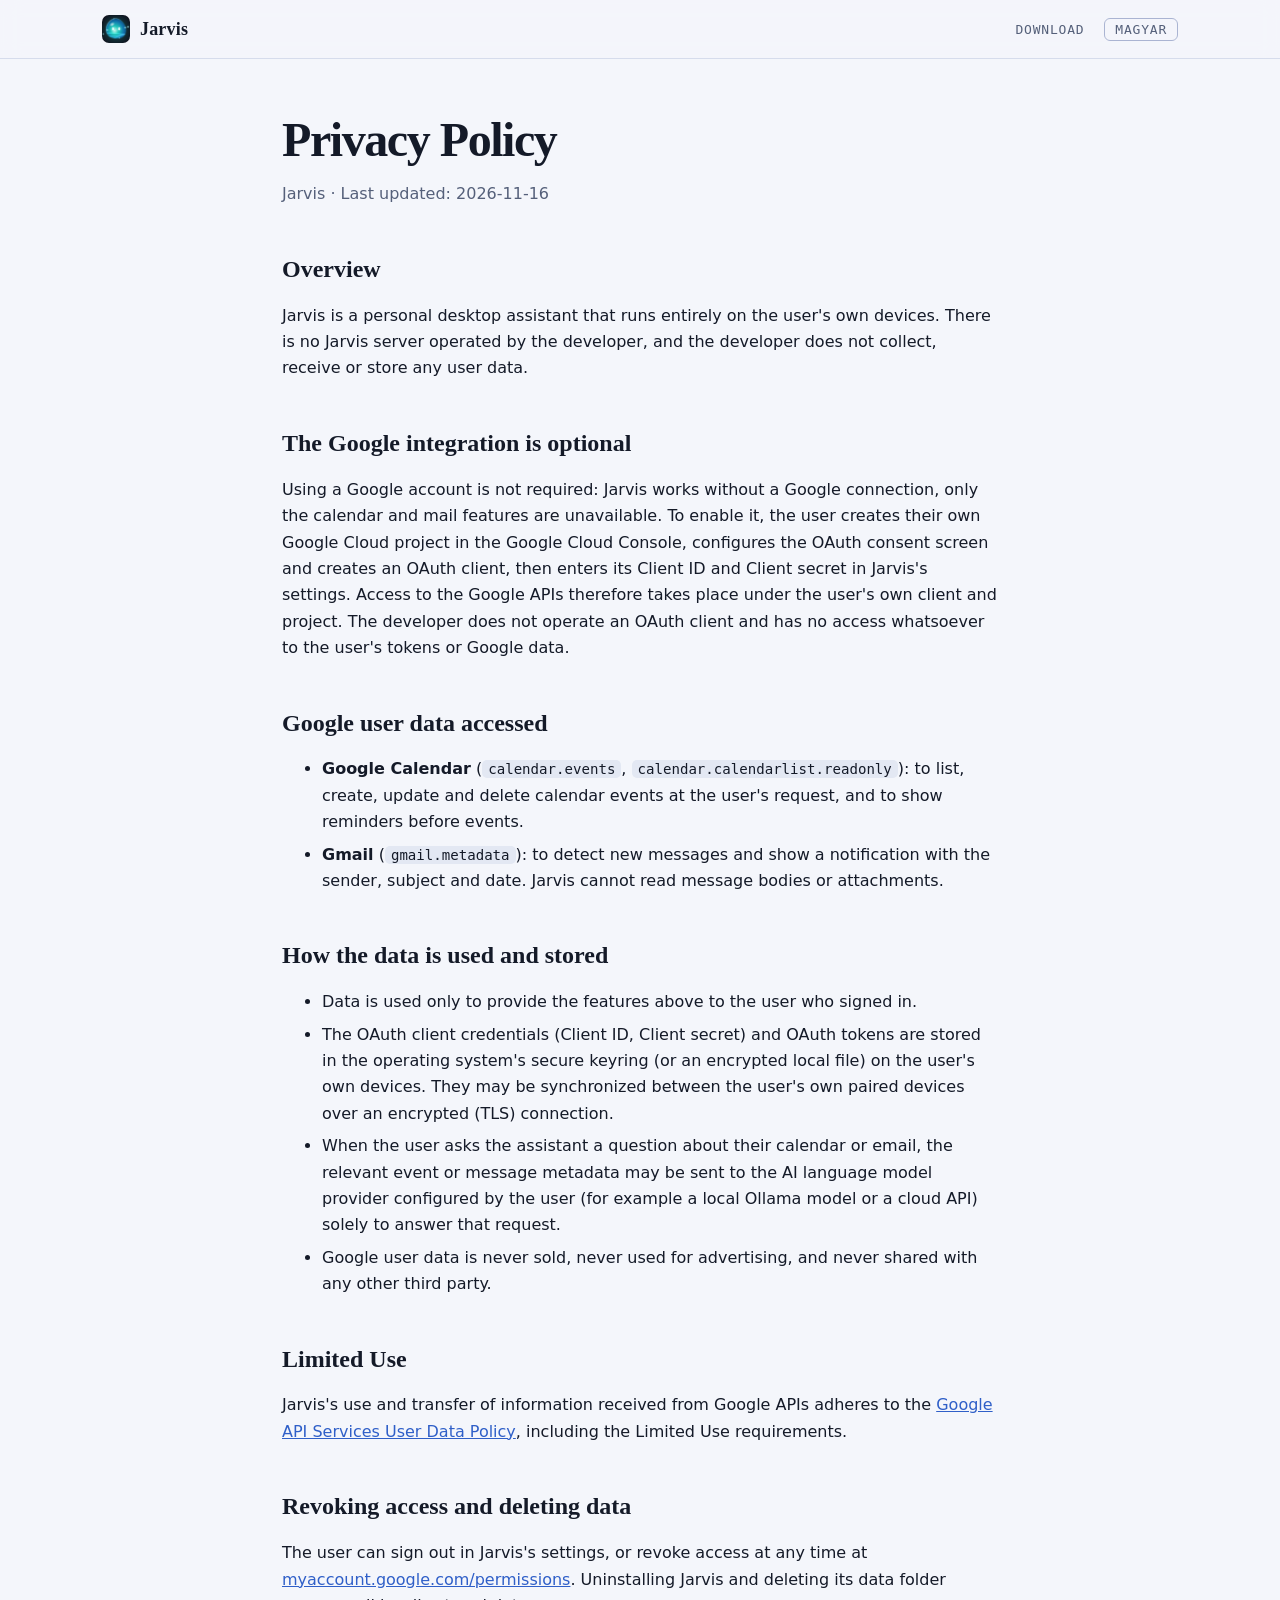
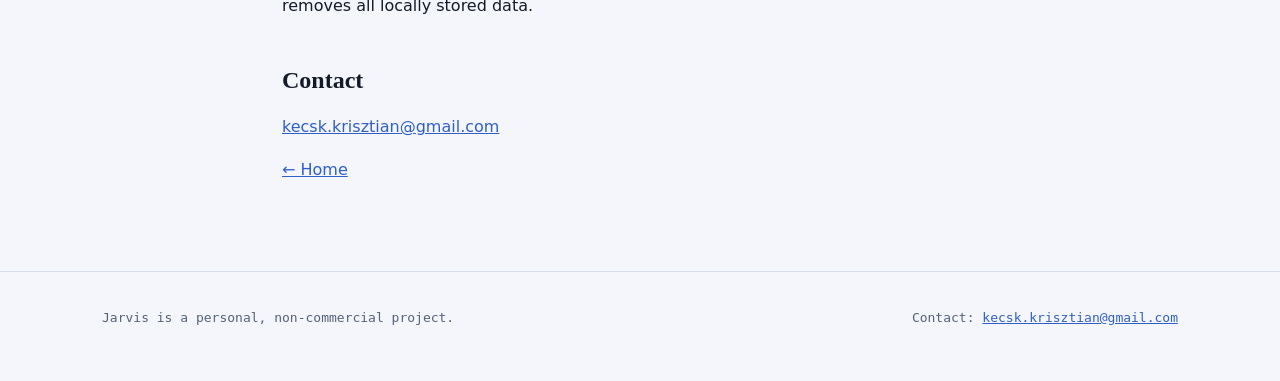
<file: en/privacy.html>
<!doctype html>
<html lang="en"><head><meta charset="utf-8"><meta name="viewport" content="width=device-width,initial-scale=1">
<title>Jarvis Privacy Policy</title>
<link rel="alternate" hreflang="hu" href="../privacy.html">
<script src="../lang.js"></script><link rel="stylesheet" href="../style.css?v=wave2"><link rel="icon" href="../logo.png"></head>
<body>
<header class="top"><div class="wrap">
  <a class="brand" href="index.html"><img src="../logo.png" alt="">Jarvis</a>
  <nav><a href="index.html#download">Download</a><a class="lang" data-lang="hu" href="../privacy.html">Magyar</a></nav>
</div></header>
<main class="doc">
<h1>Privacy Policy</h1><p class="muted">Jarvis · Last updated: 2026-11-16</p>

<h2>Overview</h2>
<p>Jarvis is a personal desktop assistant that runs entirely on the user's own devices. There is no Jarvis
server operated by the developer, and the developer does not collect, receive or store any user data.</p>

<h2>The Google integration is optional</h2>
<p>Using a Google account is not required: Jarvis works without a Google connection, only the calendar and mail
features are unavailable. To enable it, the user creates their own Google Cloud project in the Google Cloud
Console, configures the OAuth consent screen and creates an OAuth client, then enters its Client ID and Client
secret in Jarvis's settings. Access to the Google APIs therefore takes place under the user's own client and
project. The developer does not operate an OAuth client and has no access whatsoever to the user's tokens or
Google data.</p>

<h2>Google user data accessed</h2>
<ul>
<li><b>Google Calendar</b> (<code>calendar.events</code>, <code>calendar.calendarlist.readonly</code>): to list,
create, update and delete calendar events at the user's request, and to show reminders before events.</li>
<li><b>Gmail</b> (<code>gmail.metadata</code>): to detect new messages and show a notification with the sender,
subject and date. Jarvis cannot read message bodies or attachments.</li>
</ul>

<h2>How the data is used and stored</h2>
<ul>
<li>Data is used only to provide the features above to the user who signed in.</li>
<li>The OAuth client credentials (Client ID, Client secret) and OAuth tokens are stored in the operating system's secure keyring (or an encrypted local file) on the user's
own devices. They may be synchronized between the user's own paired devices over an encrypted (TLS)
connection.</li>
<li>When the user asks the assistant a question about their calendar or email, the relevant event or message
metadata may be sent to the AI language model provider configured by the user (for example a local Ollama model
or a cloud API) solely to answer that request.</li>
<li>Google user data is never sold, never used for advertising, and never shared with any other third party.</li>
</ul>

<h2>Limited Use</h2>
<p>Jarvis's use and transfer of information received from Google APIs adheres to the
<a href="https://developers.google.com/terms/api-services-user-data-policy">Google API Services User Data Policy</a>,
including the Limited Use requirements.</p>

<h2>Revoking access and deleting data</h2>
<p>The user can sign out in Jarvis's settings, or revoke access at any time at
<a href="https://myaccount.google.com/permissions">myaccount.google.com/permissions</a>. Uninstalling Jarvis and
deleting its data folder removes all locally stored data.</p>

<h2>Contact</h2>
<p><a href="mailto:kecsk.krisztian@gmail.com">kecsk.krisztian@gmail.com</a></p>
<p><a href="index.html">← Home</a></p>
</main>
<footer><div class="wrap"><span>Jarvis is a personal, non-commercial project.</span><span>Contact: <a href="mailto:kecsk.krisztian@gmail.com">kecsk.krisztian@gmail.com</a></span></div></footer>
</body></html>
</file>
<file: style.css>
/* A Jarvis app színei (crates/jarvis-web/static/style.css tokenjei): sötét alapból, világos a rendszer szerint.
   Betűk: rendszerbetűk (nincs külső betöltés) – a címek szerifesek, a címkék monospace-ek. */
:root {
  --bg: #0e1220; --bg-2: #121729; --panel: #171d31; --panel-2: #222a43; --line: #262f4a; --line-2: #36406a;
  --text: #e9edf7; --muted: #98a2bb; --accent: #5b8cff; --accent-2: #38e1ff; --on-accent: #0e1220;
  --ok: #5dd39e; --radius: 14px; --ink: #e9edf7;
  --serif: "Iowan Old Style", "Palatino Linotype", Palatino, "Book Antiqua", Georgia, serif;
  --mono: ui-monospace, "SF Mono", Menlo, Consolas, "DejaVu Sans Mono", monospace;
  color-scheme: dark;
}
@media (prefers-color-scheme: light) {
  :root {
    --bg: #f4f6fb; --bg-2: #eaeef7; --panel: #ffffff; --panel-2: #e3e8f3; --line: #d6dcec; --line-2: #aab4d2;
    --text: #141a28; --muted: #55607a; --accent: #2f5fc8; --accent-2: #0b7c99; --on-accent: #ffffff;
    --ok: #13804f; --ink: #141a28;
    color-scheme: light;
  }
}
* { box-sizing: border-box; }
html { scroll-behavior: smooth; }
body { margin: 0; background: var(--bg); color: var(--text); font: 16px/1.65 system-ui, -apple-system, "Segoe UI", sans-serif; overflow-x: hidden; }
a { color: var(--accent); }
img { max-width: 100%; height: auto; }
code { font: 0.88em var(--mono); background: var(--panel-2); padding: 1px 6px; border-radius: 5px; overflow-wrap: anywhere; }
.wrap { max-width: 1120px; margin: 0 auto; padding: 0 22px; }
.muted { color: var(--muted); }
.gl { width: 100%; height: 100%; fill: none; stroke: currentColor; stroke-width: 1.5; stroke-linecap: round; stroke-linejoin: round; }

/* fejléc */
.top { position: sticky; top: 0; z-index: 5; background: color-mix(in srgb, var(--bg) 90%, transparent); backdrop-filter: blur(10px); border-bottom: 1px solid var(--line); }
.top .wrap { display: flex; align-items: center; gap: 20px; height: 58px; }
.brand { display: flex; align-items: center; gap: 10px; font: 700 18px var(--serif); letter-spacing: 0.01em; color: var(--text); text-decoration: none; }
.brand img { width: 28px; height: 28px; border-radius: 7px; }
.top nav { margin-left: auto; display: flex; align-items: center; gap: 20px; font: 500 13px var(--mono); text-transform: uppercase; letter-spacing: 0.06em; }
.top nav a { color: var(--muted); text-decoration: none; }
.top nav a:hover { color: var(--text); }
.top .lang { border: 1px solid var(--line-2); border-radius: 6px; padding: 3px 10px; }
@media (max-width: 560px) { .top nav .hide-s { display: none; } .top nav { gap: 14px; } }

/* hős: pontrács háttér, bal oldalt a szöveg, jobb oldalt a figura a gyűrűk közt */
.hero { position: relative; padding: 64px 0 24px; }
.hero::before {
  content: ""; position: absolute; inset: 0; z-index: -1;
  background: radial-gradient(circle, var(--line-2) 1px, transparent 1.6px) 0 0 / 26px 26px;
  -webkit-mask-image: linear-gradient(to bottom, #000 0, transparent 78%); mask-image: linear-gradient(to bottom, #000 0, transparent 78%);
  opacity: 0.55;
}
.hero .wrap { display: grid; grid-template-columns: minmax(0, 1.35fr) minmax(0, 0.65fr); column-gap: 40px; align-items: center; }
.hero-copy { grid-column: 1; grid-row: 1; }
.hero .shot { grid-column: 1 / -1; grid-row: 2; width: 100%; }
.orb { grid-column: 2; grid-row: 1; position: relative; display: grid; place-items: center; aspect-ratio: 1; max-width: 340px; width: 100%; justify-self: center; }
.orb::before, .orb::after { content: ""; position: absolute; border-radius: 50%; }
.orb::before { inset: 0; background: repeating-radial-gradient(circle, transparent 0 22px, color-mix(in srgb, var(--accent) 38%, transparent) 22px 23px); -webkit-mask-image: radial-gradient(circle, #000 28%, transparent 70%); mask-image: radial-gradient(circle, #000 28%, transparent 70%); animation: ripple 7s linear infinite; }
.orb::after { inset: 18%; background: radial-gradient(circle, color-mix(in srgb, var(--accent) 30%, transparent), transparent 68%); filter: blur(10px); }
@keyframes ripple { from { transform: scale(0.9); opacity: 1; } to { transform: scale(1.12); opacity: 0.75; } }
.hero .mascot { position: relative; z-index: 1; width: 58%; transform: translate(8%, -5%); height: auto; aspect-ratio: 198 / 190; pointer-events: none; }
.hero h1 { font: 700 clamp(40px, 7vw, 80px)/1.02 var(--serif); letter-spacing: -0.035em; margin: 0 0 20px; }
.hero h1 span { display: inline; -webkit-box-decoration-break: clone; box-decoration-break: clone; font-style: italic; font-weight: 600; color: var(--accent); padding-bottom: 0.08em;
  /* a hullám egy 1em széles, szabályosan ismétlődő csempe, soronként a szöveg alatt (inline + clone): a sortörésnél sem fut a doboz teljes szélességére */
  background: url("data:image/svg+xml,%3Csvg xmlns='http://www.w3.org/2000/svg' width='100' height='10' viewBox='0 0 100 10' preserveAspectRatio='none'%3E%3Cpath d='M0 5 Q25 0 50 5 T100 5' fill='none' stroke='%2338e1ff' stroke-width='2.4' stroke-linecap='round'/%3E%3C/svg%3E") left bottom / 1em 0.12em round no-repeat; }
.hero p.lead { max-width: 560px; margin: 0 0 30px; font-size: 19px; color: var(--muted); }
.cta { display: flex; flex-wrap: wrap; gap: 14px; }
.btn { display: inline-flex; align-items: center; justify-content: center; gap: 8px; padding: 11px 22px; border-radius: 10px; font-weight: 700; text-decoration: none; border: 1.5px solid var(--ink); color: var(--text); background: var(--panel); box-shadow: 4px 4px 0 var(--line-2); transition: transform 0.12s, box-shadow 0.12s; }
.btn:hover { transform: translate(2px, 2px); box-shadow: 2px 2px 0 var(--line-2); }
.btn:active { transform: translate(4px, 4px); box-shadow: 0 0 0 var(--line-2); }
.btn.primary { background: var(--accent); border-color: var(--ink); color: var(--on-accent); box-shadow: 4px 4px 0 var(--accent-2); }
.btn.primary:hover { box-shadow: 2px 2px 0 var(--accent-2); }
.btn.primary:active { box-shadow: 0 0 0 var(--accent-2); }
.btn:focus-visible, a:focus-visible { outline: 3px solid var(--accent-2); outline-offset: 3px; }

/* képernyőképek: ablakkeret, eltolt „árnyék” */
.shot { position: relative; margin: 56px auto 0; max-width: 960px; border-radius: 10px; overflow: hidden; border: 1.5px solid var(--ink); background: var(--panel); box-shadow: 12px 12px 0 var(--panel-2); }
.shot::before { content: ""; display: block; height: 28px; border-bottom: 1.5px solid var(--ink);
  background: radial-gradient(circle at 16px 14px, #ff6b6b 4px, transparent 4.5px), radial-gradient(circle at 34px 14px, #ffd166 4px, transparent 4.5px), radial-gradient(circle at 52px 14px, #5dd39e 4px, transparent 4.5px), var(--bg-2); }
.shot img { display: block; width: 100%; }
.shot img.light-only { display: none; }
@media (prefers-color-scheme: light) { .shot img.dark-only { display: none; } .shot img.light-only { display: block; } }

/* szekciók */
section { padding: 84px 0; }
section h2 { font: 700 clamp(28px, 4.4vw, 44px)/1.1 var(--serif); letter-spacing: -0.025em; margin: 0 0 12px; }
section .sub { color: var(--muted); max-width: 520px; margin: 0 0 32px; }
.alt { background: var(--bg-2); border-block: 1px solid var(--line); }

/* funkciók: bal oldalt a cím, jobb oldalt a számozott lista (nem kártyarács) */
.feat .wrap { display: grid; grid-template-columns: minmax(0, 5fr) minmax(0, 7fr); column-gap: 72px; align-items: start; }
.feat h2, .feat .sub { grid-column: 1; }
.feat .sub { margin-bottom: 0; }
.feat .grid { grid-column: 2; grid-row: 1 / span 3; counter-reset: f; border-bottom: 1px solid var(--line-2); }
.grid .card { counter-increment: f; position: relative; display: grid; grid-template-columns: 48px 1fr; column-gap: 20px; padding: 24px 56px 24px 0; border-top: 1px solid var(--line-2); transition: padding-left 0.18s, background 0.18s; }
.grid .card::after { content: counter(f, decimal-leading-zero); position: absolute; right: 0; top: 24px; font: 500 13px var(--mono); color: var(--muted); }
.grid .card:hover { padding-left: 12px; background: linear-gradient(90deg, color-mix(in srgb, var(--accent) 10%, transparent), transparent 70%); }
.grid .card .ico { grid-row: 1 / span 2; width: 48px; height: 48px; padding: 11px; border: 1.5px solid var(--ink); border-radius: 12px; color: var(--accent); background: var(--panel); box-shadow: 3px 3px 0 var(--line-2); }
.grid .card h3 { margin: 0 0 4px; font: 700 21px/1.25 var(--serif); letter-spacing: -0.01em; }
.grid .card p { margin: 0; color: var(--muted); font-size: 15px; }
@media (max-width: 900px) {
  .feat .wrap { grid-template-columns: 1fr; }
  .feat .grid { grid-column: 1; grid-row: auto; margin-top: 32px; }
}

.split { display: grid; gap: 56px; align-items: center; grid-template-columns: 1fr 1.05fr; }
@media (max-width: 860px) { .split { grid-template-columns: 1fr; gap: 40px; } }
.split .shot { margin: 0; box-shadow: -10px 10px 0 var(--panel-2); }
/* a tévés szekció: a kép balra (a fölötte lévő szekció fordítottja), a tévé képe mindig sötét */
.split.tv { grid-template-columns: 1.05fr 1fr; }
/* tévé, nem ablak: vékony sötét káva (a kép maga is sötét, a téma nem változtat rajta) és alul kis talp */
.split.tv .shot { overflow: visible; border: 6px solid #05070d; border-radius: 12px; background: #05070d; box-shadow: 10px 10px 0 var(--panel-2); margin-bottom: 26px; }
.split.tv .shot::before { display: none; }
.split.tv .shot::after { content: ""; position: absolute; left: 50%; bottom: -24px; width: 22%; height: 18px; transform: translateX(-50%); border-radius: 0 0 8px 8px; background: linear-gradient(var(--ink), color-mix(in srgb, var(--ink) 70%, transparent)); opacity: 0.85; }
.split.tv .shot img { display: block; width: 100%; height: auto; border-radius: 6px; }
/* a tablet: kisebb, álló kép a tévé jobb alsó sarkára csúszva (a tévé a fő kép), saját káva és árnyék */
.split.tv .shots { position: relative; }
.split.tv .shots .shot { margin: 0 0 26px; }
.split.tv .shot.tablet { position: absolute; right: -14px; bottom: -44px; width: 27%; margin: 0; border-width: 4px; border-radius: 14px; box-shadow: 6px 6px 0 var(--panel-2); }
.split.tv .shot.tablet::after { display: none; }
.split.tv .shot.tablet img { border-radius: 10px; }
@media (max-width: 860px) { .split.tv { grid-template-columns: 1fr; } .split.tv .shot.tablet { right: -6px; bottom: -36px; width: 30%; } .split.tv { padding-bottom: 28px; } }
.checks { list-style: none; padding: 0; margin: 20px 0 0; }
.checks li { padding: 8px 0 8px 34px; position: relative; border-top: 1px dashed var(--line-2); }
.checks li::before { content: "✓"; position: absolute; left: 0; top: 8px; width: 22px; height: 22px; display: grid; place-items: center; font: 700 12px var(--mono); color: var(--on-accent); background: var(--ok); border-radius: 6px; }

/* letöltő: egyforma magas kártyák, a gomb mindig az alján */
.dl { display: grid; gap: 22px; grid-template-columns: repeat(auto-fit, minmax(260px, 1fr)); align-items: stretch; margin-top: 8px; }
.dl .card { position: relative; display: flex; flex-direction: column; gap: 10px; padding: 24px; background: var(--panel); border: 1.5px solid var(--ink); border-radius: var(--radius); box-shadow: 6px 6px 0 var(--panel-2); }
.dl .card .ico { width: 44px; height: 44px; padding: 10px; border: 1.5px solid var(--ink); border-radius: 11px; color: var(--accent); background: var(--bg-2); }
.dl .card h3 { margin: 6px 0 0; font: 700 26px/1.1 var(--serif); letter-spacing: -0.02em; }
.dl .card .muted { font: 500 13px var(--mono); }
.dl .card small { color: var(--muted); font-size: 13.5px; line-height: 1.5; overflow-wrap: anywhere; }
.dl .card .btn { margin-top: auto; align-self: stretch; }
/* a TV-kiegészítő: teljes szélességű sor a platformkártyák alatt; széles képernyőn a gomb jobbra, keskenyen alul */
.dl .card.wide { grid-column: 1 / -1; display: grid; grid-template-columns: auto 1fr auto; column-gap: 20px; row-gap: 6px; align-items: center; }
.dl .card.wide .ico { grid-row: 1 / span 4; align-self: start; }
.dl .card.wide > :not(.ico):not(.btn) { grid-column: 2; }
.dl .card.wide h3 { margin: 0; }
.dl .card.wide .btn { grid-column: 3; grid-row: 1 / span 4; margin: 0; align-self: center; white-space: nowrap; }
@media (max-width: 760px) {
  .dl .card.wide { grid-template-columns: auto 1fr; }
  .dl .card.wide .btn { grid-column: 1 / -1; grid-row: auto; align-self: stretch; }
}
.dl .card.me { border-color: var(--accent); box-shadow: 6px 6px 0 var(--accent); }
.dl .card.me::after { content: ""; position: absolute; top: 14px; right: 14px; width: 10px; height: 10px; border-radius: 50%; background: var(--ok); box-shadow: 0 0 0 4px color-mix(in srgb, var(--ok) 25%, transparent); }
.badge { align-self: flex-start; font-size: 12px; font-weight: 700; color: var(--on-accent); background: var(--accent); border-radius: 6px; padding: 2px 10px; }
.note { margin-top: 32px; color: var(--muted); font-size: 14px; max-width: 760px; }

/* adatvédelem: nagy betűs bevezető, bal oldali vonallal */
.priv .wrap { max-width: 880px; }
.priv h2 { margin-bottom: 20px; }
.priv p.muted { max-width: none !important; padding-left: 22px; border-left: 3px solid var(--line-2); margin: 0 0 18px; }
.priv h2 + p.muted { font: 400 clamp(19px, 2.4vw, 23px)/1.5 var(--serif); color: var(--text); border-left-color: var(--accent-2); }
.priv .btn { margin-top: 10px; }

/* oldal alja, jogi oldal */
footer { padding: 36px 0 52px; color: var(--muted); font: 13px/1.6 var(--mono); border-top: 1px solid var(--line); }
footer .wrap { display: flex; flex-wrap: wrap; gap: 8px 28px; justify-content: space-between; }
.doc { max-width: 760px; margin: 0 auto; padding: 56px 22px 72px; }
.doc h1 { font: 700 clamp(34px, 6vw, 48px)/1.05 var(--serif); letter-spacing: -0.03em; margin: 0 0 6px; }
.doc h2 { margin-top: 2em; font: 700 24px var(--serif); }
.doc li { margin: 6px 0; }

/* telefon */
@media (max-width: 760px) {
  .hero { padding: 36px 0 8px; }
  .hero .wrap { grid-template-columns: 1fr; row-gap: 8px; }
  .orb { grid-column: 1; grid-row: 1; max-width: 210px; justify-self: center; }
  .hero-copy { grid-row: 2; }
  .hero .shot { grid-row: 3; }
  .hero p.lead { font-size: 17.5px; }
  .shot { margin-top: 40px; box-shadow: 7px 7px 0 var(--panel-2); }
  .split .shot { box-shadow: 7px 7px 0 var(--panel-2); }
  section { padding: 60px 0; }
  .cta .btn { flex: 1 1 140px; }
}
@media (prefers-reduced-motion: reduce) {
  .orb::before { animation: none; }
  .btn, .grid .card { transition: none; }
  html { scroll-behavior: auto; }
}
</file>
